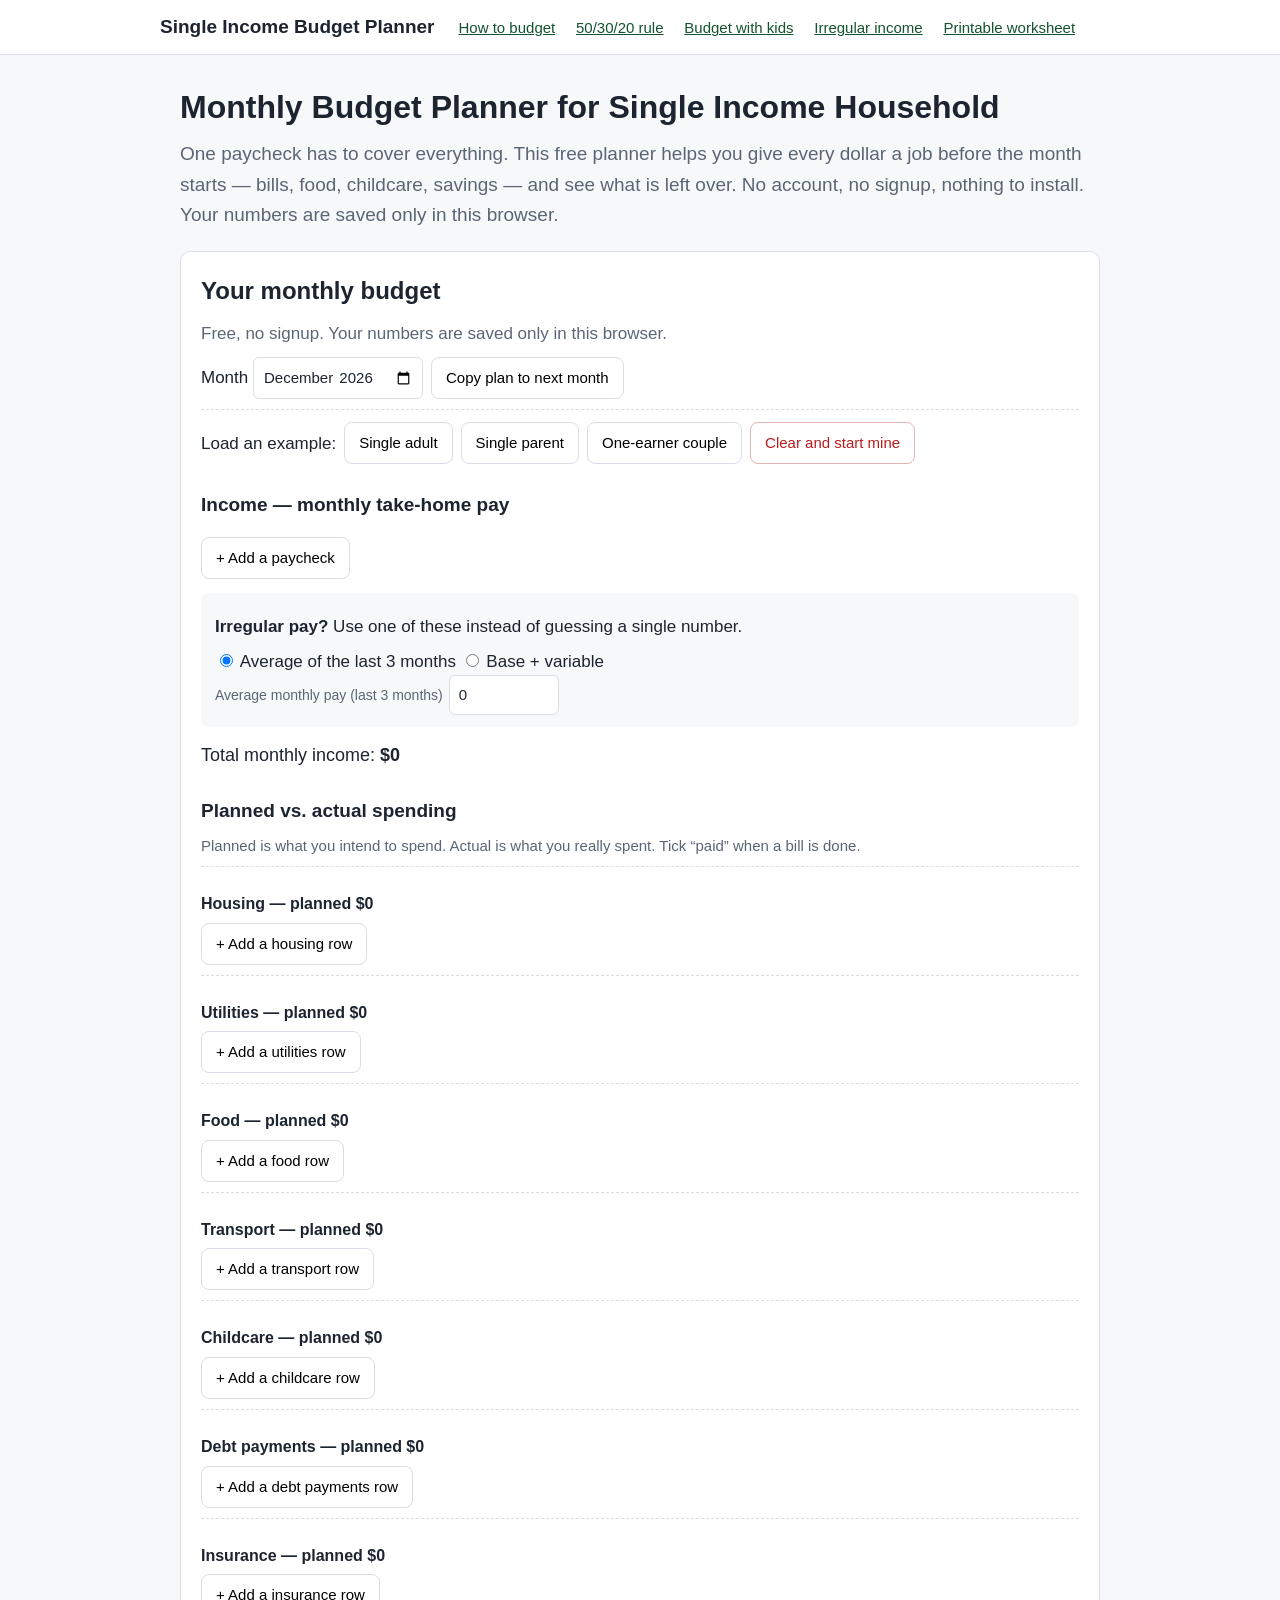
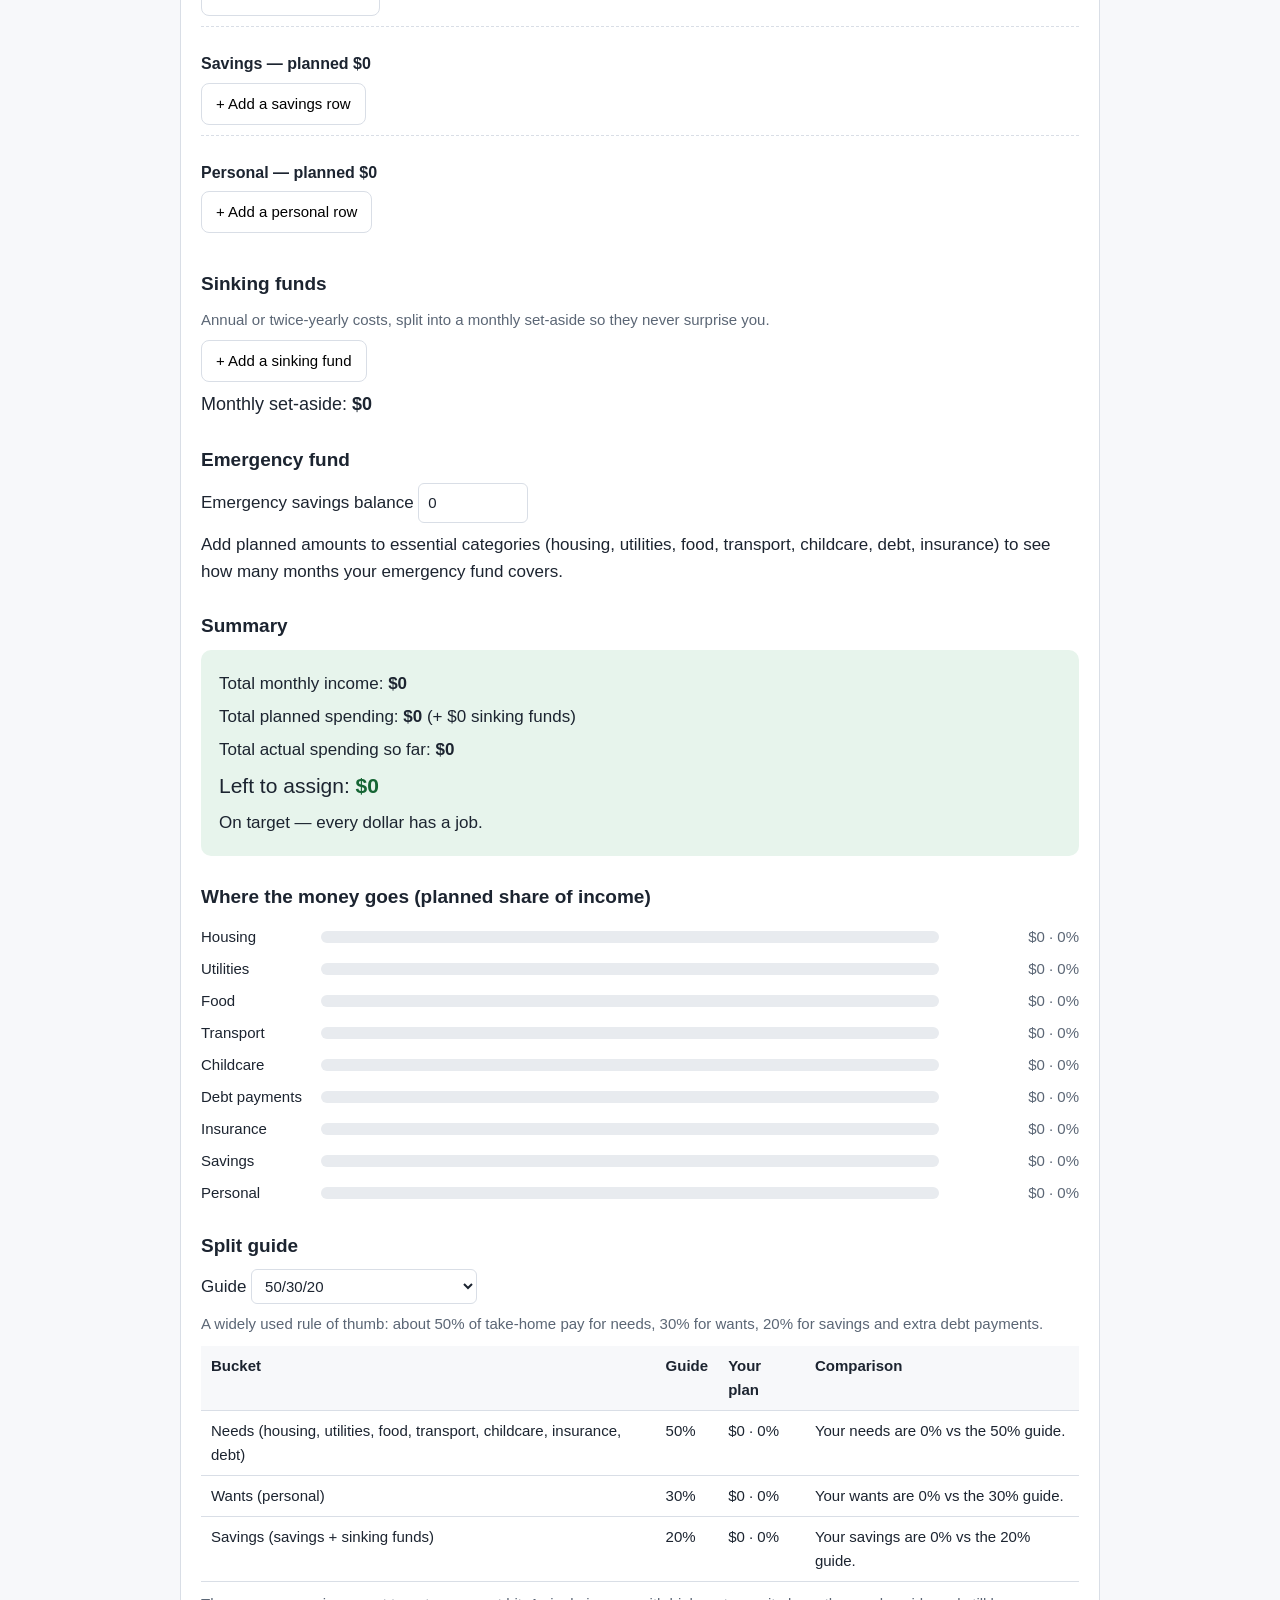
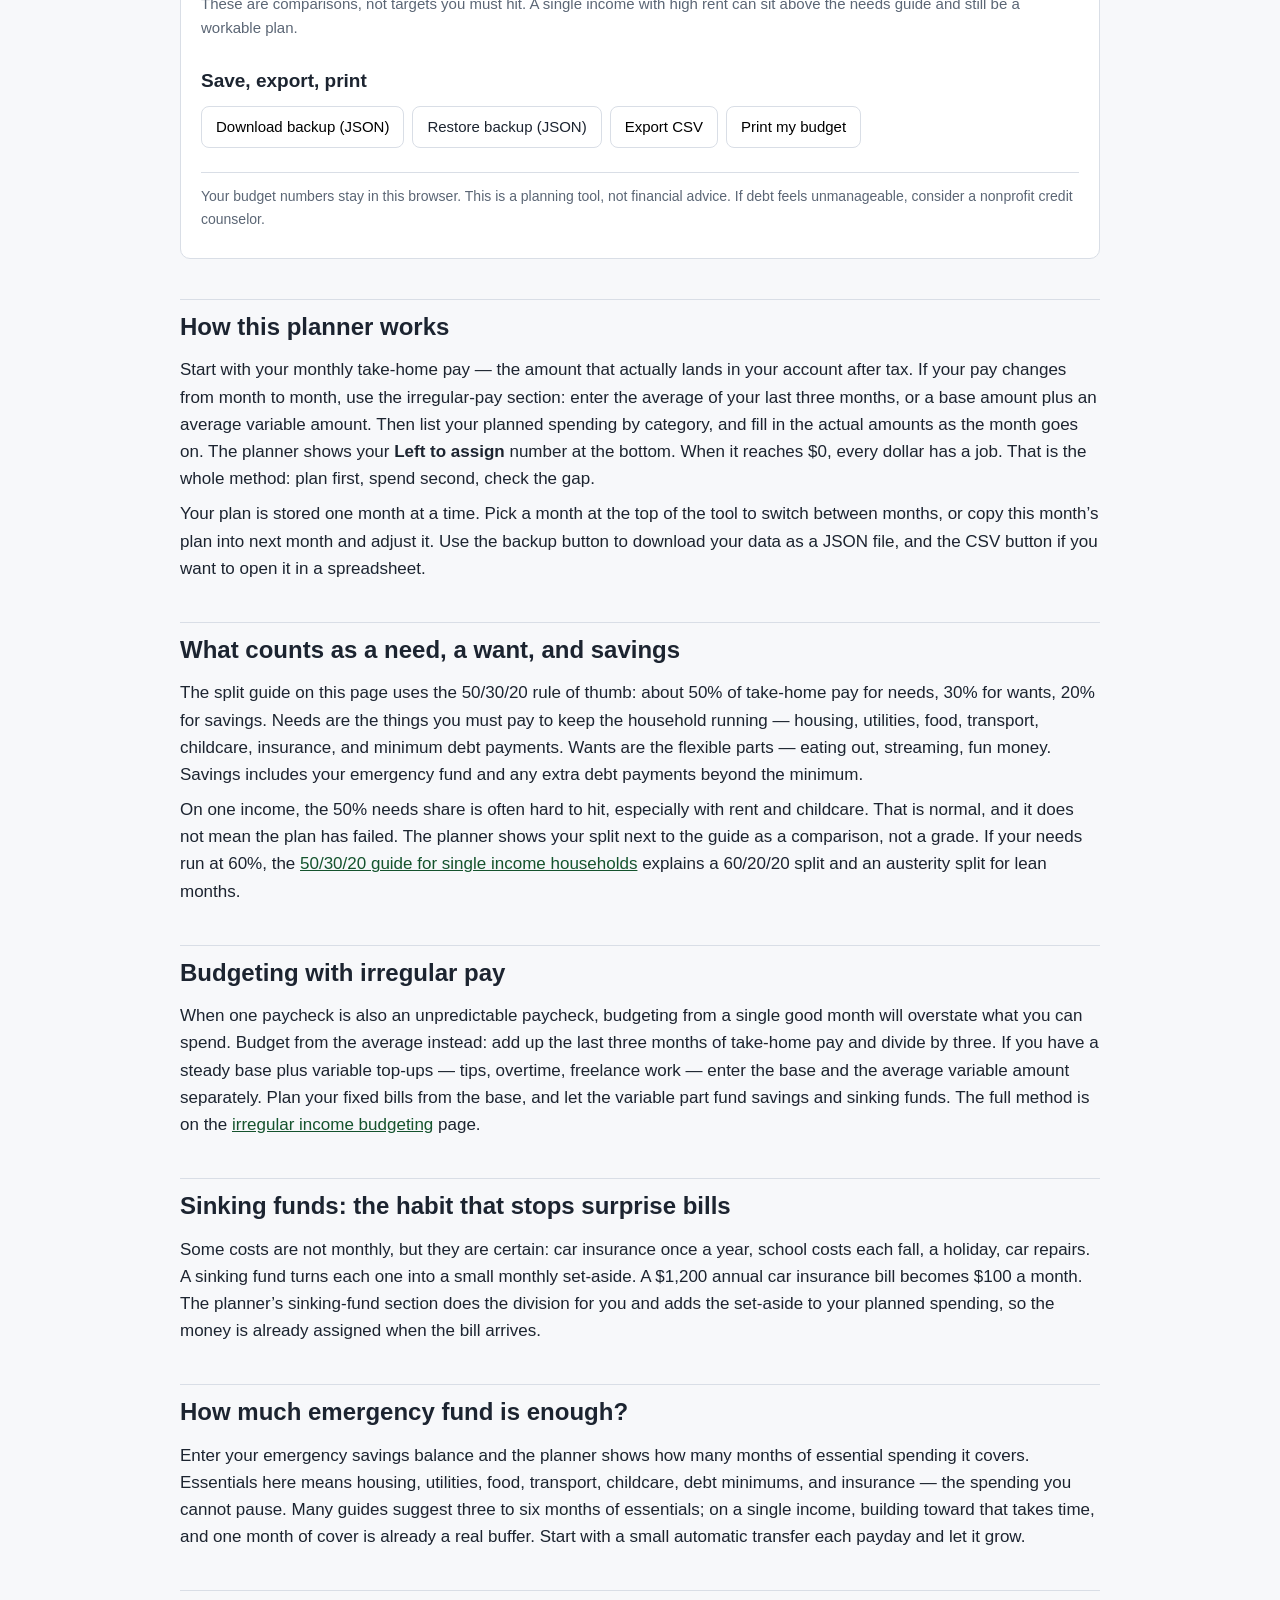
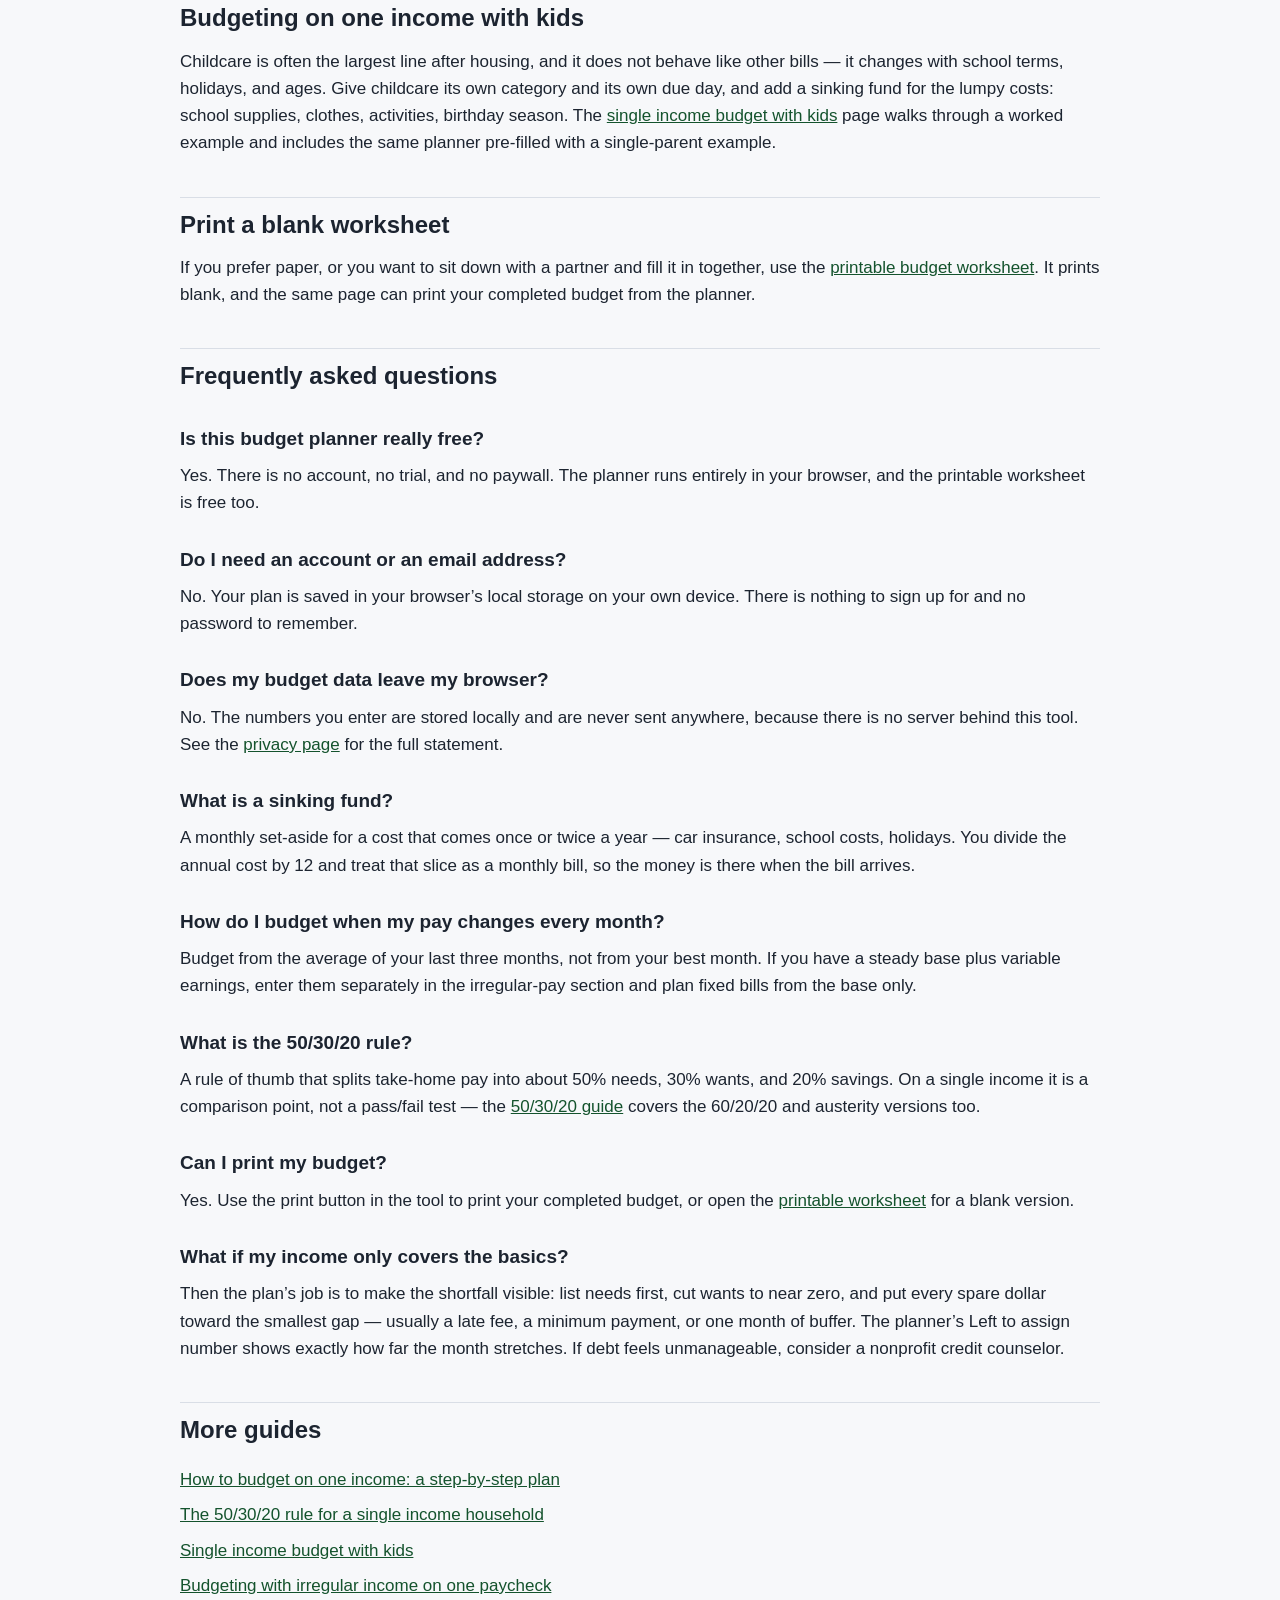
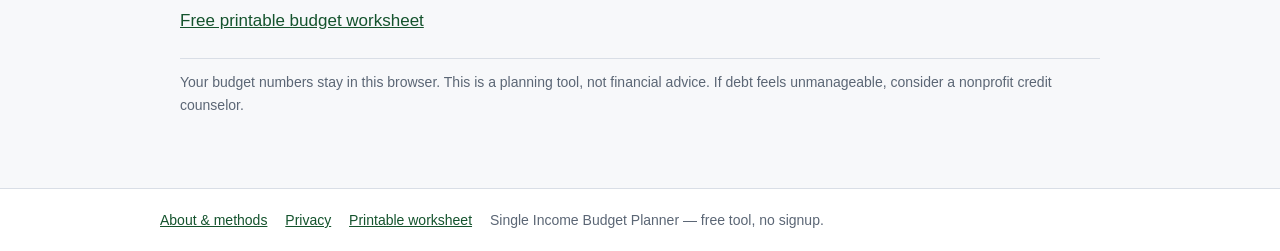
<file: index.html>
<!DOCTYPE html>
<html lang="en">
<head>
<meta charset="utf-8">
<meta name="viewport" content="width=device-width, initial-scale=1">
<title>Monthly Budget Planner for Single Income Household — Free Tool</title>
<meta name="description" content="A free, no-signup monthly budget planner for single income households. Plan one paycheck across bills, childcare and savings, track planned vs. actual spending, and print your budget. Your numbers stay in your browser.">
<meta name="google-site-verification" content="wMz2VDeMwD8R6yiCgJIqFD_wM2wSzrSEauzvCtzKHyw" />
<link rel="stylesheet" href="styles.css">
</head>
<body>
<header class="site-header">
  <div class="wrap">
    <a class="site-name" href="index.html">Single Income Budget Planner</a>
    <nav class="site-nav" aria-label="Main">
      <a href="how-to-budget-on-one-income.html">How to budget</a>
      <a href="50-30-20-rule-single-income.html">50/30/20 rule</a>
      <a href="single-income-budget-with-kids.html">Budget with kids</a>
      <a href="irregular-income-budgeting.html">Irregular income</a>
      <a href="printable-budget-worksheet.html">Printable worksheet</a>
    </nav>
  </div>
</header>

<main>
  <h1>Monthly Budget Planner for Single Income Household</h1>
  <p class="lede">One paycheck has to cover everything. This free planner helps you give every dollar a job before the month starts — bills, food, childcare, savings — and see what is left over. No account, no signup, nothing to install. Your numbers are saved only in this browser.</p>

  <div class="planner" data-preset=""></div>
  <noscript><p><strong>This planner needs JavaScript.</strong> Everything runs in your browser; nothing is sent to a server. Please enable JavaScript to use the tool, or print the <a href="printable-budget-worksheet.html">blank budget worksheet</a> and fill it in by hand.</p></noscript>

  <h2>How this planner works</h2>
  <p>Start with your monthly take-home pay — the amount that actually lands in your account after tax. If your pay changes from month to month, use the irregular-pay section: enter the average of your last three months, or a base amount plus an average variable amount. Then list your planned spending by category, and fill in the actual amounts as the month goes on. The planner shows your <strong>Left to assign</strong> number at the bottom. When it reaches $0, every dollar has a job. That is the whole method: plan first, spend second, check the gap.</p>
  <p>Your plan is stored one month at a time. Pick a month at the top of the tool to switch between months, or copy this month&rsquo;s plan into next month and adjust it. Use the backup button to download your data as a JSON file, and the CSV button if you want to open it in a spreadsheet.</p>

  <h2>What counts as a need, a want, and savings</h2>
  <p>The split guide on this page uses the 50/30/20 rule of thumb: about 50% of take-home pay for needs, 30% for wants, 20% for savings. Needs are the things you must pay to keep the household running — housing, utilities, food, transport, childcare, insurance, and minimum debt payments. Wants are the flexible parts — eating out, streaming, fun money. Savings includes your emergency fund and any extra debt payments beyond the minimum.</p>
  <p>On one income, the 50% needs share is often hard to hit, especially with rent and childcare. That is normal, and it does not mean the plan has failed. The planner shows your split next to the guide as a comparison, not a grade. If your needs run at 60%, the <a href="50-30-20-rule-single-income.html">50/30/20 guide for single income households</a> explains a 60/20/20 split and an austerity split for lean months.</p>

  <h2>Budgeting with irregular pay</h2>
  <p>When one paycheck is also an unpredictable paycheck, budgeting from a single good month will overstate what you can spend. Budget from the average instead: add up the last three months of take-home pay and divide by three. If you have a steady base plus variable top-ups — tips, overtime, freelance work — enter the base and the average variable amount separately. Plan your fixed bills from the base, and let the variable part fund savings and sinking funds. The full method is on the <a href="irregular-income-budgeting.html">irregular income budgeting</a> page.</p>

  <h2>Sinking funds: the habit that stops surprise bills</h2>
  <p>Some costs are not monthly, but they are certain: car insurance once a year, school costs each fall, a holiday, car repairs. A sinking fund turns each one into a small monthly set-aside. A $1,200 annual car insurance bill becomes $100 a month. The planner&rsquo;s sinking-fund section does the division for you and adds the set-aside to your planned spending, so the money is already assigned when the bill arrives.</p>

  <h2>How much emergency fund is enough?</h2>
  <p>Enter your emergency savings balance and the planner shows how many months of essential spending it covers. Essentials here means housing, utilities, food, transport, childcare, debt minimums, and insurance — the spending you cannot pause. Many guides suggest three to six months of essentials; on a single income, building toward that takes time, and one month of cover is already a real buffer. Start with a small automatic transfer each payday and let it grow.</p>

  <h2>Budgeting on one income with kids</h2>
  <p>Childcare is often the largest line after housing, and it does not behave like other bills — it changes with school terms, holidays, and ages. Give childcare its own category and its own due day, and add a sinking fund for the lumpy costs: school supplies, clothes, activities, birthday season. The <a href="single-income-budget-with-kids.html">single income budget with kids</a> page walks through a worked example and includes the same planner pre-filled with a single-parent example.</p>

  <h2>Print a blank worksheet</h2>
  <p>If you prefer paper, or you want to sit down with a partner and fill it in together, use the <a href="printable-budget-worksheet.html">printable budget worksheet</a>. It prints blank, and the same page can print your completed budget from the planner.</p>

  <h2>Frequently asked questions</h2>
  <div class="faq-item">
    <h3>Is this budget planner really free?</h3>
    <p>Yes. There is no account, no trial, and no paywall. The planner runs entirely in your browser, and the printable worksheet is free too.</p>
  </div>
  <div class="faq-item">
    <h3>Do I need an account or an email address?</h3>
    <p>No. Your plan is saved in your browser&rsquo;s local storage on your own device. There is nothing to sign up for and no password to remember.</p>
  </div>
  <div class="faq-item">
    <h3>Does my budget data leave my browser?</h3>
    <p>No. The numbers you enter are stored locally and are never sent anywhere, because there is no server behind this tool. See the <a href="privacy.html">privacy page</a> for the full statement.</p>
  </div>
  <div class="faq-item">
    <h3>What is a sinking fund?</h3>
    <p>A monthly set-aside for a cost that comes once or twice a year — car insurance, school costs, holidays. You divide the annual cost by 12 and treat that slice as a monthly bill, so the money is there when the bill arrives.</p>
  </div>
  <div class="faq-item">
    <h3>How do I budget when my pay changes every month?</h3>
    <p>Budget from the average of your last three months, not from your best month. If you have a steady base plus variable earnings, enter them separately in the irregular-pay section and plan fixed bills from the base only.</p>
  </div>
  <div class="faq-item">
    <h3>What is the 50/30/20 rule?</h3>
    <p>A rule of thumb that splits take-home pay into about 50% needs, 30% wants, and 20% savings. On a single income it is a comparison point, not a pass/fail test — the <a href="50-30-20-rule-single-income.html">50/30/20 guide</a> covers the 60/20/20 and austerity versions too.</p>
  </div>
  <div class="faq-item">
    <h3>Can I print my budget?</h3>
    <p>Yes. Use the print button in the tool to print your completed budget, or open the <a href="printable-budget-worksheet.html">printable worksheet</a> for a blank version.</p>
  </div>
  <div class="faq-item">
    <h3>What if my income only covers the basics?</h3>
    <p>Then the plan&rsquo;s job is to make the shortfall visible: list needs first, cut wants to near zero, and put every spare dollar toward the smallest gap — usually a late fee, a minimum payment, or one month of buffer. The planner&rsquo;s Left to assign number shows exactly how far the month stretches. If debt feels unmanageable, consider a nonprofit credit counselor.</p>
  </div>

  <h2>More guides</h2>
  <ul class="guide-links">
    <li><a href="how-to-budget-on-one-income.html">How to budget on one income: a step-by-step plan</a></li>
    <li><a href="50-30-20-rule-single-income.html">The 50/30/20 rule for a single income household</a></li>
    <li><a href="single-income-budget-with-kids.html">Single income budget with kids</a></li>
    <li><a href="irregular-income-budgeting.html">Budgeting with irregular income on one paycheck</a></li>
    <li><a href="printable-budget-worksheet.html">Free printable budget worksheet</a></li>
  </ul>

  <p class="p-disclaimer">Your budget numbers stay in this browser. This is a planning tool, not financial advice. If debt feels unmanageable, consider a nonprofit credit counselor.</p>
</main>

<footer class="site-footer">
  <div class="wrap">
    <a href="about.html">About &amp; methods</a>
    <a href="privacy.html">Privacy</a>
    <a href="printable-budget-worksheet.html">Printable worksheet</a>
    <span>Single Income Budget Planner — free tool, no signup.</span>
  </div>
</footer>
<script src="app.js"></script>
</body>
</html>
</file>
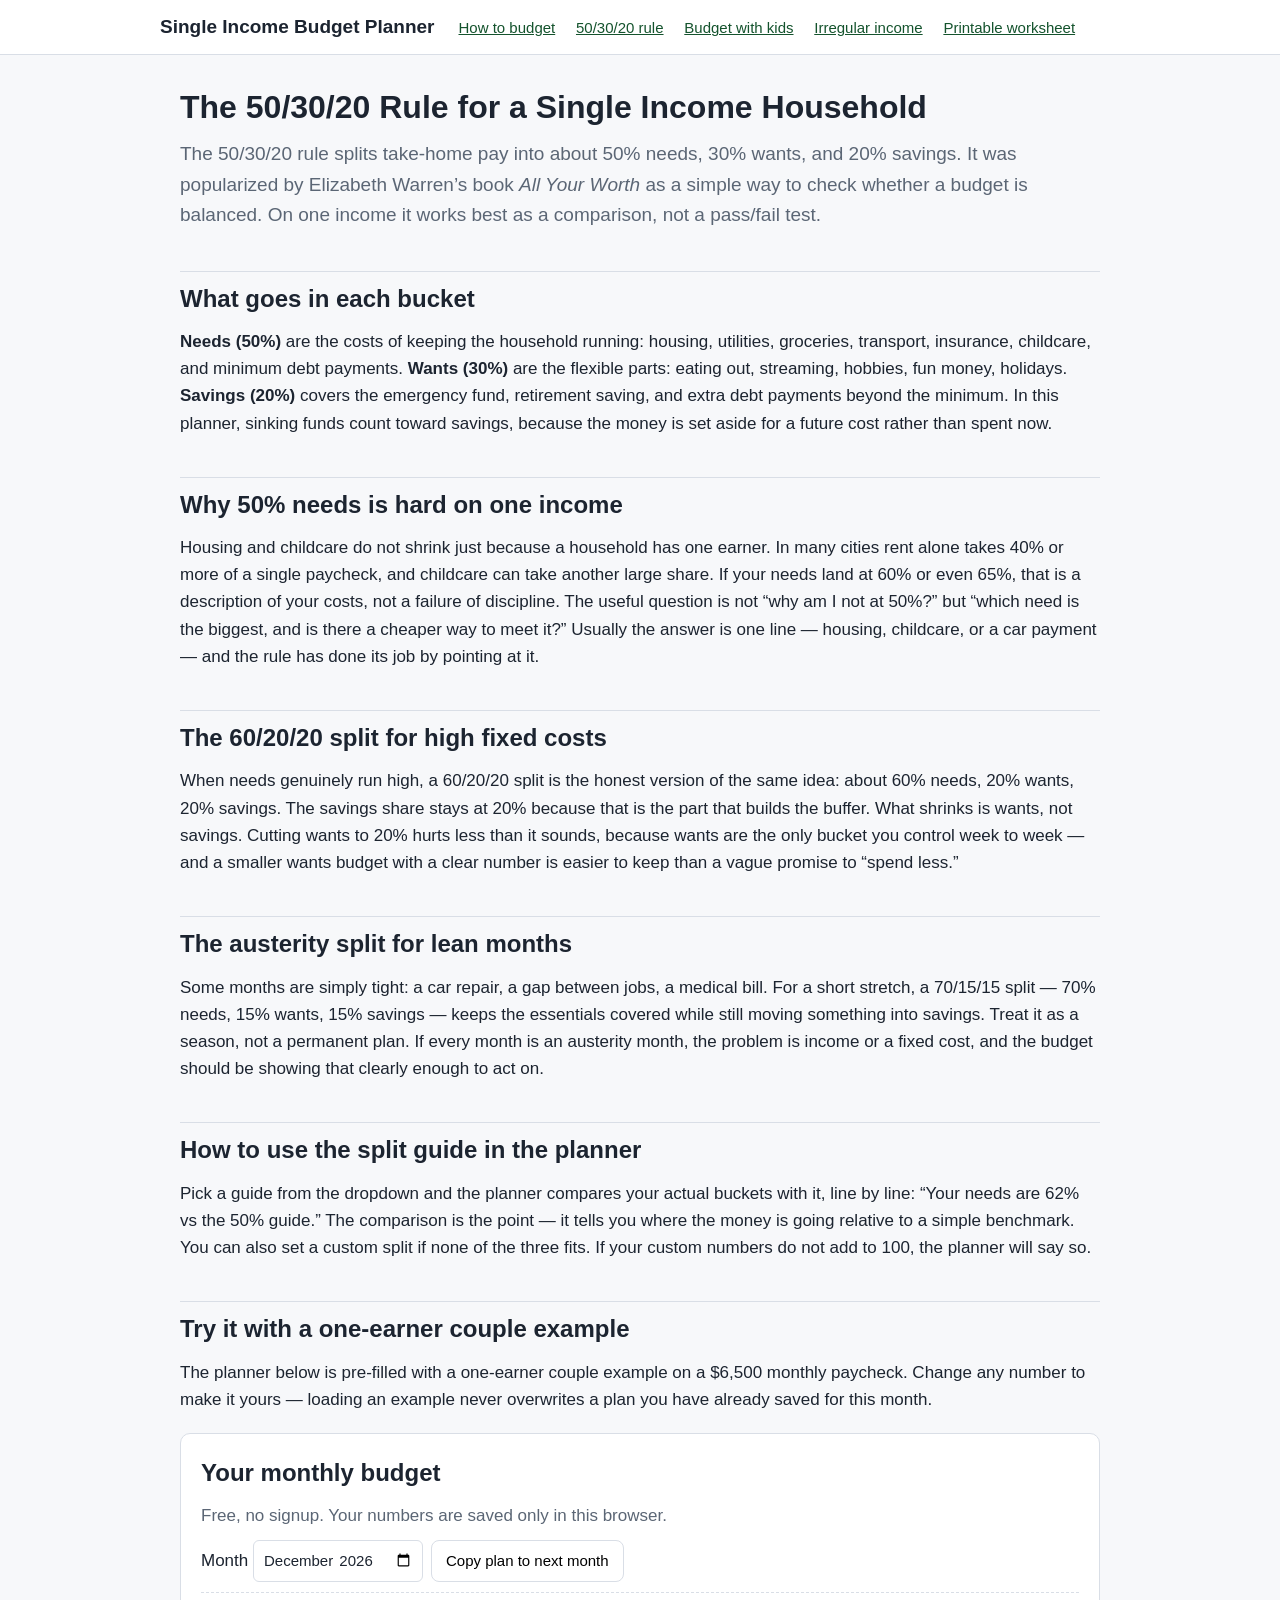
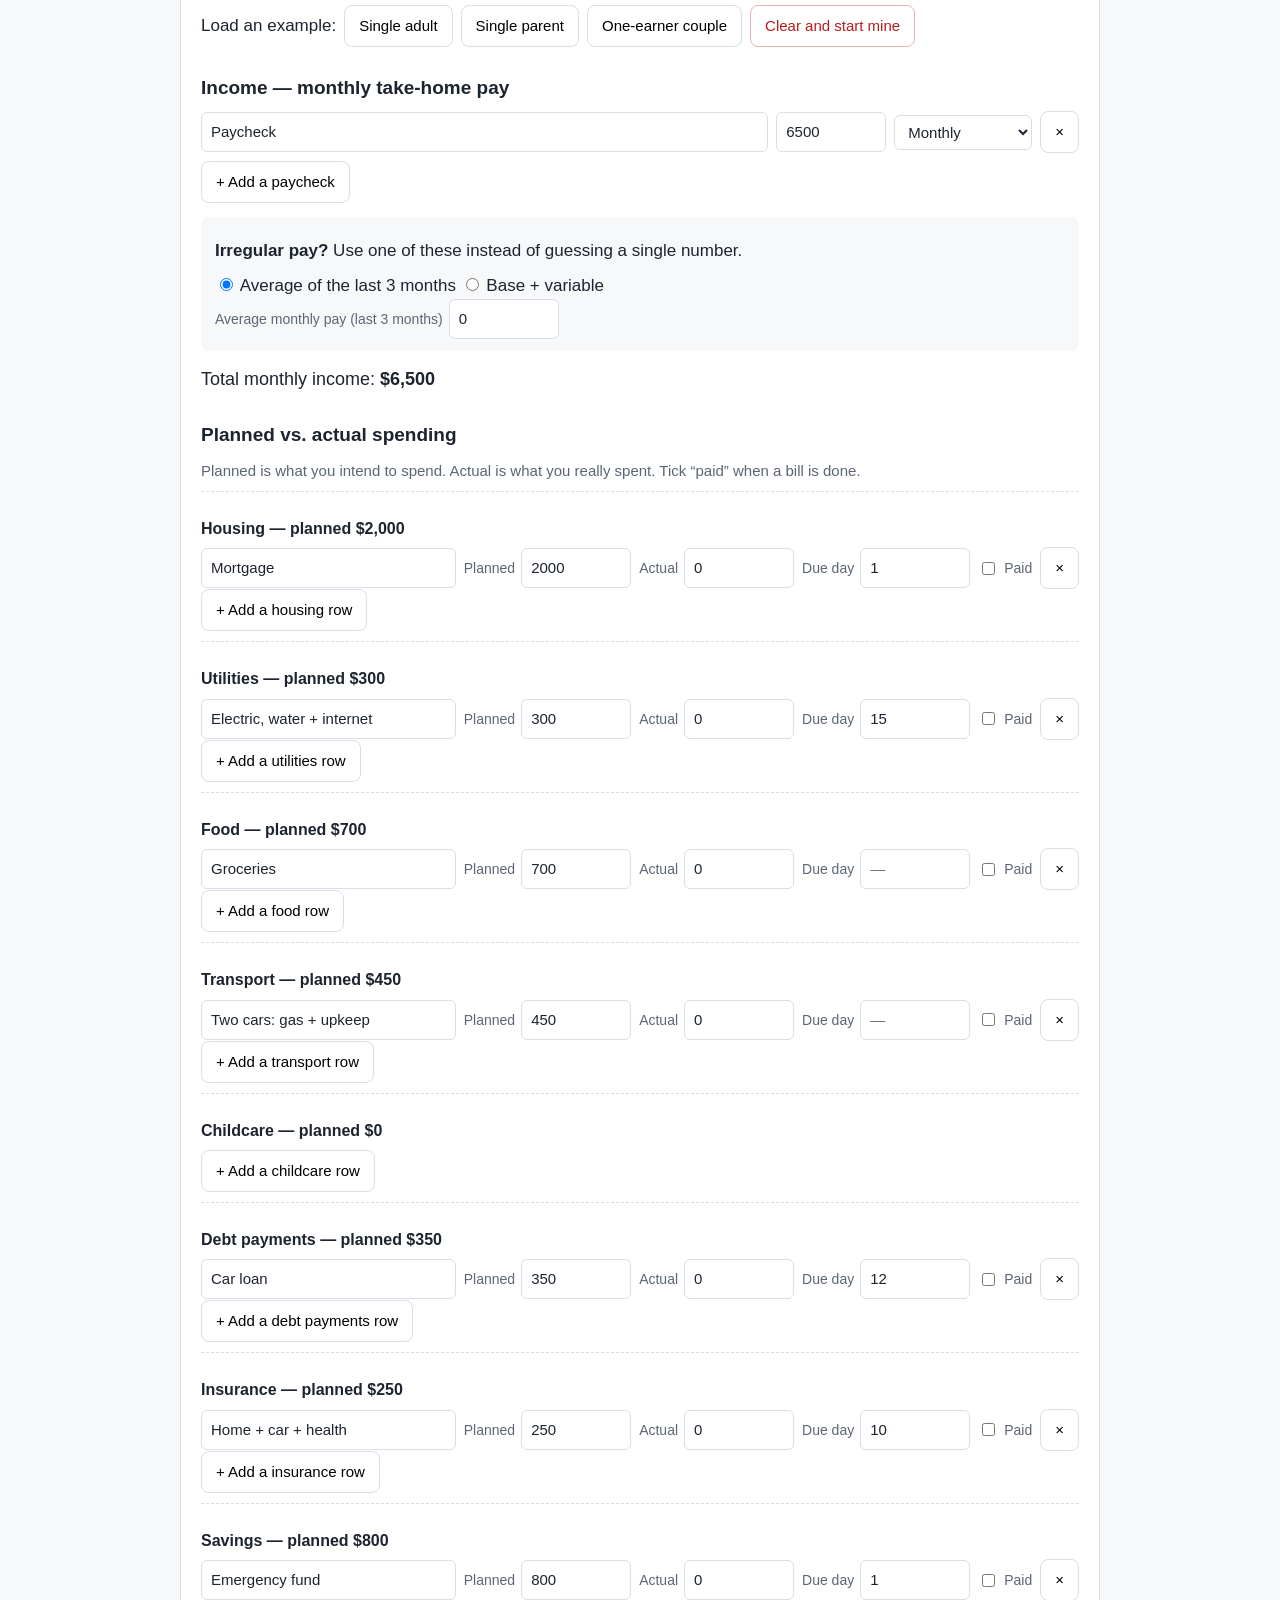
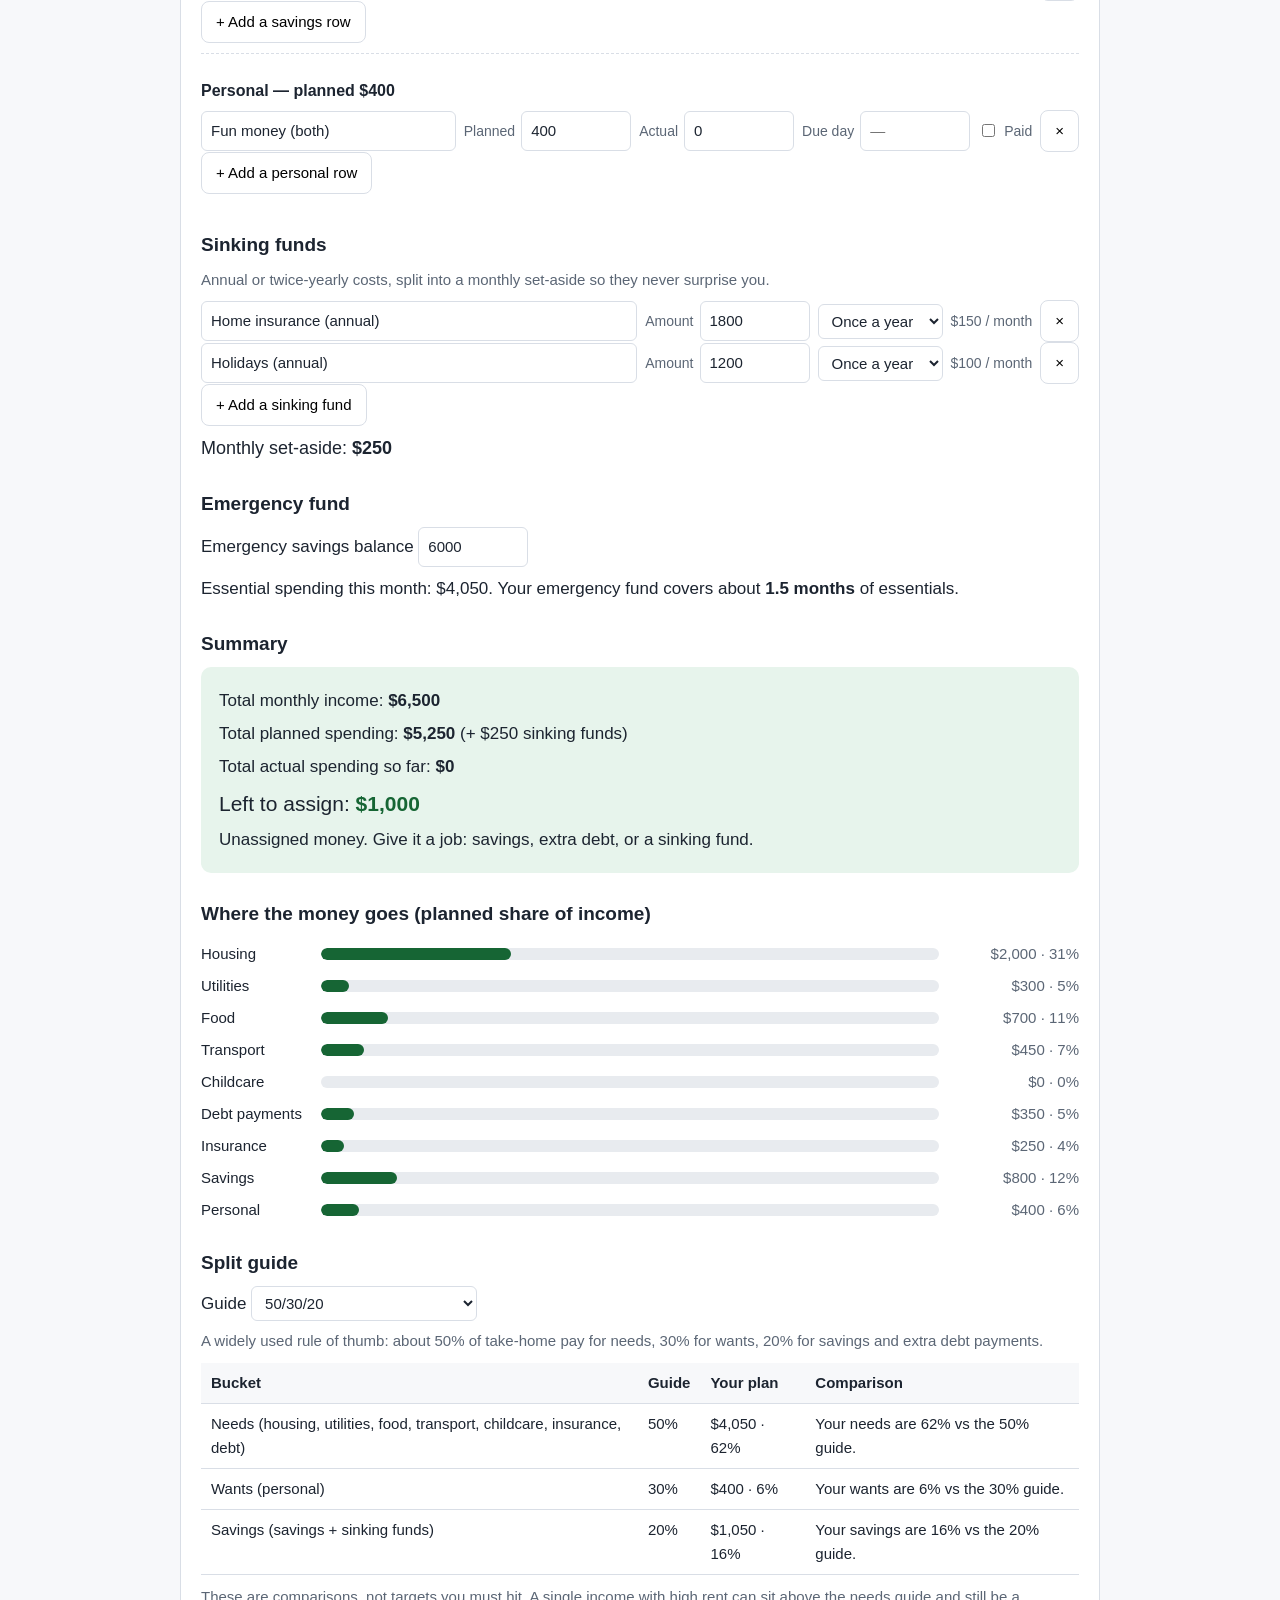
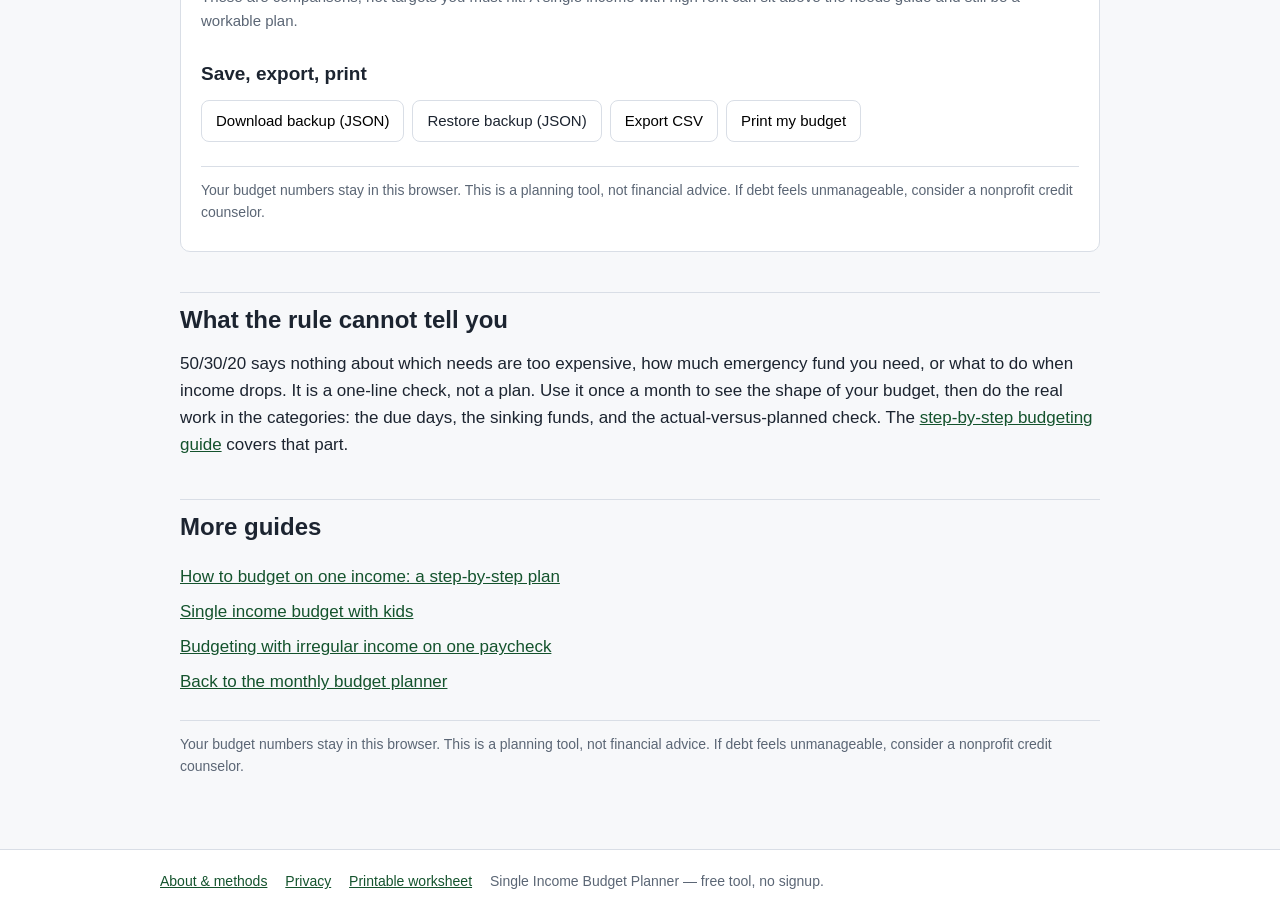
<file: 50-30-20-rule-single-income.html>
<!DOCTYPE html>
<html lang="en">
<head>
<meta charset="utf-8">
<meta name="viewport" content="width=device-width, initial-scale=1">
<title>The 50/30/20 Rule for a Single Income Household</title>
<meta name="description" content="How the 50/30/20 rule works on one income, when to use the 60/20/20 split instead, and what an austerity split looks like for lean months. Includes a free planner with a one-earner couple example.">
<link rel="stylesheet" href="styles.css">
</head>
<body>
<header class="site-header">
  <div class="wrap">
    <a class="site-name" href="index.html">Single Income Budget Planner</a>
    <nav class="site-nav" aria-label="Main">
      <a href="how-to-budget-on-one-income.html">How to budget</a>
      <a href="50-30-20-rule-single-income.html">50/30/20 rule</a>
      <a href="single-income-budget-with-kids.html">Budget with kids</a>
      <a href="irregular-income-budgeting.html">Irregular income</a>
      <a href="printable-budget-worksheet.html">Printable worksheet</a>
    </nav>
  </div>
</header>

<main>
  <h1>The 50/30/20 Rule for a Single Income Household</h1>
  <p class="lede">The 50/30/20 rule splits take-home pay into about 50% needs, 30% wants, and 20% savings. It was popularized by Elizabeth Warren&rsquo;s book <em>All Your Worth</em> as a simple way to check whether a budget is balanced. On one income it works best as a comparison, not a pass/fail test.</p>

  <h2>What goes in each bucket</h2>
  <p><strong>Needs (50%)</strong> are the costs of keeping the household running: housing, utilities, groceries, transport, insurance, childcare, and minimum debt payments. <strong>Wants (30%)</strong> are the flexible parts: eating out, streaming, hobbies, fun money, holidays. <strong>Savings (20%)</strong> covers the emergency fund, retirement saving, and extra debt payments beyond the minimum. In this planner, sinking funds count toward savings, because the money is set aside for a future cost rather than spent now.</p>

  <h2>Why 50% needs is hard on one income</h2>
  <p>Housing and childcare do not shrink just because a household has one earner. In many cities rent alone takes 40% or more of a single paycheck, and childcare can take another large share. If your needs land at 60% or even 65%, that is a description of your costs, not a failure of discipline. The useful question is not &ldquo;why am I not at 50%?&rdquo; but &ldquo;which need is the biggest, and is there a cheaper way to meet it?&rdquo; Usually the answer is one line — housing, childcare, or a car payment — and the rule has done its job by pointing at it.</p>

  <h2>The 60/20/20 split for high fixed costs</h2>
  <p>When needs genuinely run high, a 60/20/20 split is the honest version of the same idea: about 60% needs, 20% wants, 20% savings. The savings share stays at 20% because that is the part that builds the buffer. What shrinks is wants, not savings. Cutting wants to 20% hurts less than it sounds, because wants are the only bucket you control week to week — and a smaller wants budget with a clear number is easier to keep than a vague promise to &ldquo;spend less.&rdquo;</p>

  <h2>The austerity split for lean months</h2>
  <p>Some months are simply tight: a car repair, a gap between jobs, a medical bill. For a short stretch, a 70/15/15 split — 70% needs, 15% wants, 15% savings — keeps the essentials covered while still moving something into savings. Treat it as a season, not a permanent plan. If every month is an austerity month, the problem is income or a fixed cost, and the budget should be showing that clearly enough to act on.</p>

  <h2>How to use the split guide in the planner</h2>
  <p>Pick a guide from the dropdown and the planner compares your actual buckets with it, line by line: &ldquo;Your needs are 62% vs the 50% guide.&rdquo; The comparison is the point — it tells you where the money is going relative to a simple benchmark. You can also set a custom split if none of the three fits. If your custom numbers do not add to 100, the planner will say so.</p>

  <h2>Try it with a one-earner couple example</h2>
  <p>The planner below is pre-filled with a one-earner couple example on a $6,500 monthly paycheck. Change any number to make it yours — loading an example never overwrites a plan you have already saved for this month.</p>
  <div class="planner" data-preset="one-earner-couple"></div>
  <noscript><p><strong>This planner needs JavaScript.</strong> Please enable JavaScript to use the tool, or print the <a href="printable-budget-worksheet.html">blank budget worksheet</a> and fill it in by hand.</p></noscript>

  <h2>What the rule cannot tell you</h2>
  <p>50/30/20 says nothing about which needs are too expensive, how much emergency fund you need, or what to do when income drops. It is a one-line check, not a plan. Use it once a month to see the shape of your budget, then do the real work in the categories: the due days, the sinking funds, and the actual-versus-planned check. The <a href="how-to-budget-on-one-income.html">step-by-step budgeting guide</a> covers that part.</p>

  <h2>More guides</h2>
  <ul class="guide-links">
    <li><a href="how-to-budget-on-one-income.html">How to budget on one income: a step-by-step plan</a></li>
    <li><a href="single-income-budget-with-kids.html">Single income budget with kids</a></li>
    <li><a href="irregular-income-budgeting.html">Budgeting with irregular income on one paycheck</a></li>
    <li><a href="index.html">Back to the monthly budget planner</a></li>
  </ul>

  <p class="p-disclaimer">Your budget numbers stay in this browser. This is a planning tool, not financial advice. If debt feels unmanageable, consider a nonprofit credit counselor.</p>
</main>

<footer class="site-footer">
  <div class="wrap">
    <a href="about.html">About &amp; methods</a>
    <a href="privacy.html">Privacy</a>
    <a href="printable-budget-worksheet.html">Printable worksheet</a>
    <span>Single Income Budget Planner — free tool, no signup.</span>
  </div>
</footer>
<script src="app.js"></script>
</body>
</html>
</file>
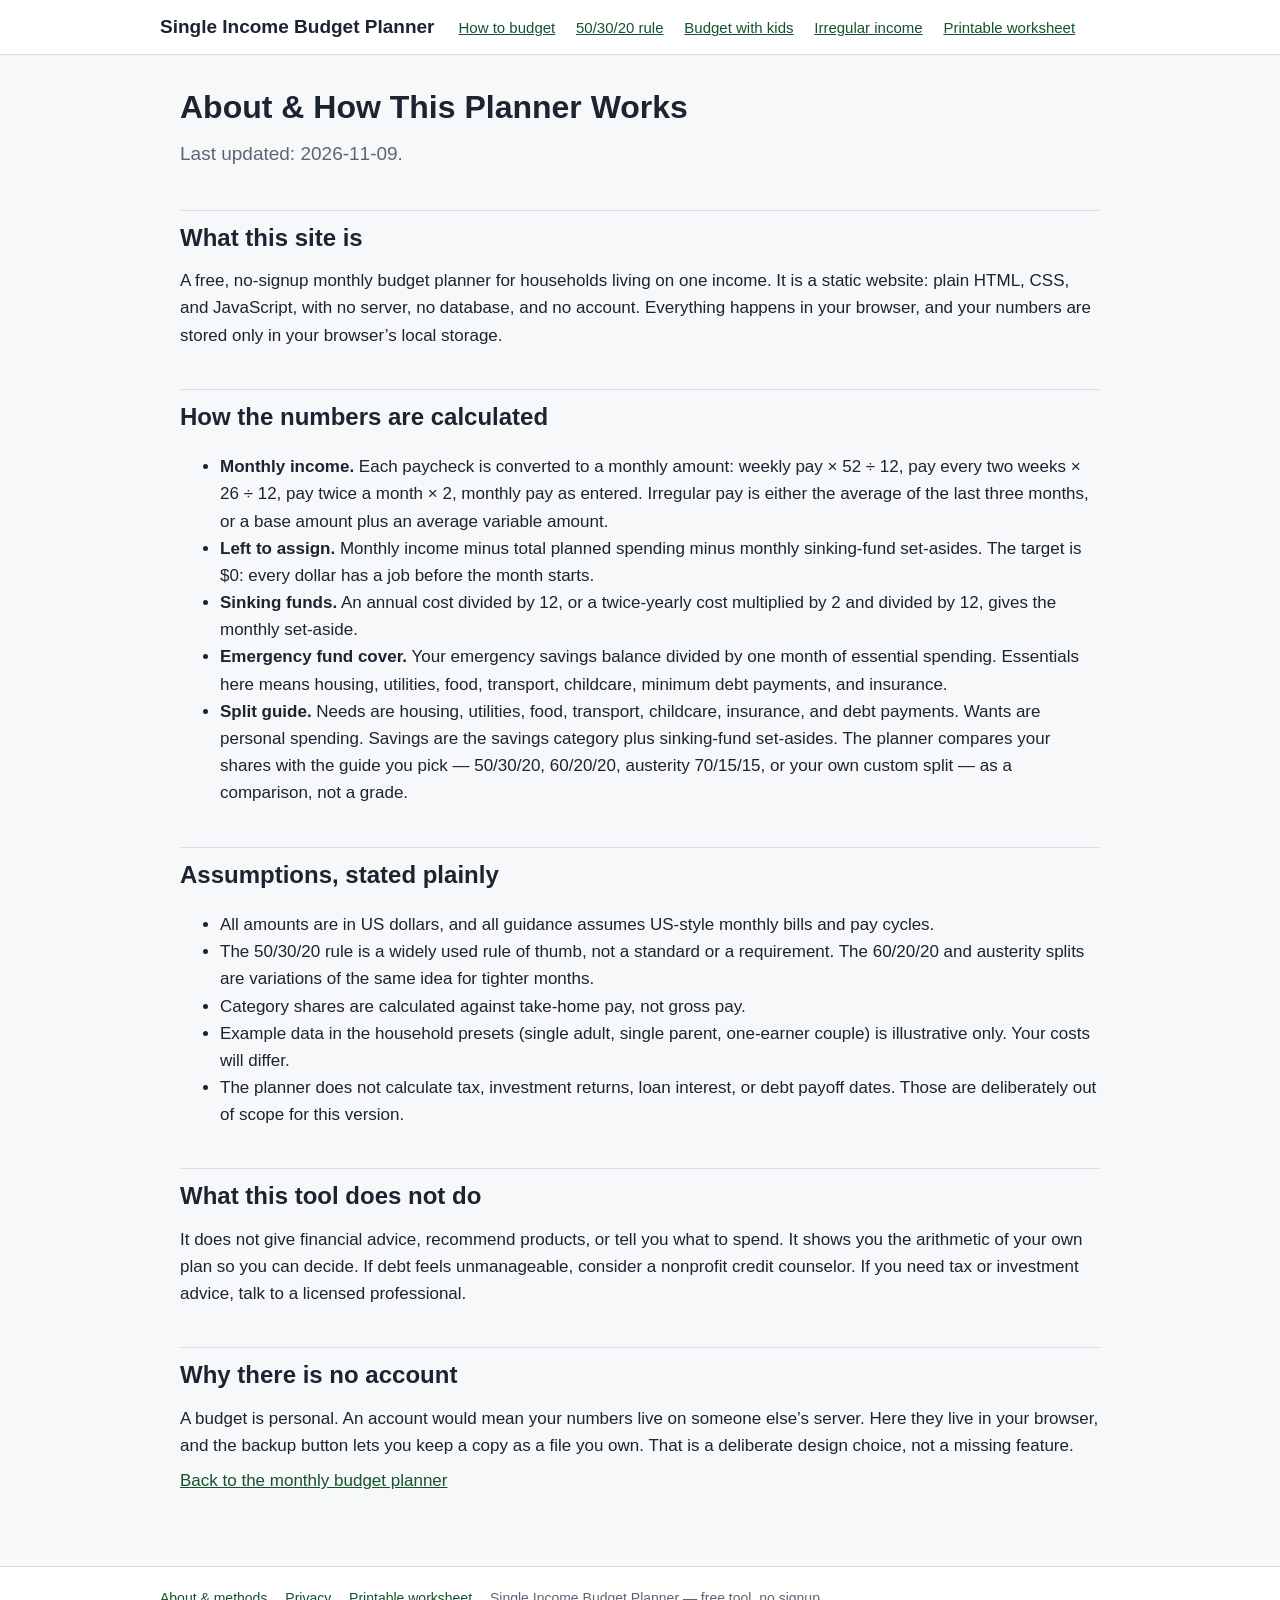
<file: about.html>
<!DOCTYPE html>
<html lang="en">
<head>
<meta charset="utf-8">
<meta name="viewport" content="width=device-width, initial-scale=1">
<title>About &amp; How This Planner Works</title>
<meta name="description" content="How the Single Income Budget Planner works: methods, assumptions, and what it does not do. A free, client-side monthly budget tool for single income households.">
<link rel="stylesheet" href="styles.css">
</head>
<body>
<header class="site-header">
  <div class="wrap">
    <a class="site-name" href="index.html">Single Income Budget Planner</a>
    <nav class="site-nav" aria-label="Main">
      <a href="how-to-budget-on-one-income.html">How to budget</a>
      <a href="50-30-20-rule-single-income.html">50/30/20 rule</a>
      <a href="single-income-budget-with-kids.html">Budget with kids</a>
      <a href="irregular-income-budgeting.html">Irregular income</a>
      <a href="printable-budget-worksheet.html">Printable worksheet</a>
    </nav>
  </div>
</header>

<main>
  <h1>About &amp; How This Planner Works</h1>
  <p class="lede">Last updated: 2026-11-09.</p>

  <h2>What this site is</h2>
  <p>A free, no-signup monthly budget planner for households living on one income. It is a static website: plain HTML, CSS, and JavaScript, with no server, no database, and no account. Everything happens in your browser, and your numbers are stored only in your browser&rsquo;s local storage.</p>

  <h2>How the numbers are calculated</h2>
  <ul>
    <li><strong>Monthly income.</strong> Each paycheck is converted to a monthly amount: weekly pay × 52 ÷ 12, pay every two weeks × 26 ÷ 12, pay twice a month × 2, monthly pay as entered. Irregular pay is either the average of the last three months, or a base amount plus an average variable amount.</li>
    <li><strong>Left to assign.</strong> Monthly income minus total planned spending minus monthly sinking-fund set-asides. The target is $0: every dollar has a job before the month starts.</li>
    <li><strong>Sinking funds.</strong> An annual cost divided by 12, or a twice-yearly cost multiplied by 2 and divided by 12, gives the monthly set-aside.</li>
    <li><strong>Emergency fund cover.</strong> Your emergency savings balance divided by one month of essential spending. Essentials here means housing, utilities, food, transport, childcare, minimum debt payments, and insurance.</li>
    <li><strong>Split guide.</strong> Needs are housing, utilities, food, transport, childcare, insurance, and debt payments. Wants are personal spending. Savings are the savings category plus sinking-fund set-asides. The planner compares your shares with the guide you pick — 50/30/20, 60/20/20, austerity 70/15/15, or your own custom split — as a comparison, not a grade.</li>
  </ul>

  <h2>Assumptions, stated plainly</h2>
  <ul>
    <li>All amounts are in US dollars, and all guidance assumes US-style monthly bills and pay cycles.</li>
    <li>The 50/30/20 rule is a widely used rule of thumb, not a standard or a requirement. The 60/20/20 and austerity splits are variations of the same idea for tighter months.</li>
    <li>Category shares are calculated against take-home pay, not gross pay.</li>
    <li>Example data in the household presets (single adult, single parent, one-earner couple) is illustrative only. Your costs will differ.</li>
    <li>The planner does not calculate tax, investment returns, loan interest, or debt payoff dates. Those are deliberately out of scope for this version.</li>
  </ul>

  <h2>What this tool does not do</h2>
  <p>It does not give financial advice, recommend products, or tell you what to spend. It shows you the arithmetic of your own plan so you can decide. If debt feels unmanageable, consider a nonprofit credit counselor. If you need tax or investment advice, talk to a licensed professional.</p>

  <h2>Why there is no account</h2>
  <p>A budget is personal. An account would mean your numbers live on someone else&rsquo;s server. Here they live in your browser, and the backup button lets you keep a copy as a file you own. That is a deliberate design choice, not a missing feature.</p>

  <p><a href="index.html">Back to the monthly budget planner</a></p>
</main>

<footer class="site-footer">
  <div class="wrap">
    <a href="about.html">About &amp; methods</a>
    <a href="privacy.html">Privacy</a>
    <a href="printable-budget-worksheet.html">Printable worksheet</a>
    <span>Single Income Budget Planner — free tool, no signup.</span>
  </div>
</footer>
</body>
</html>
</file>
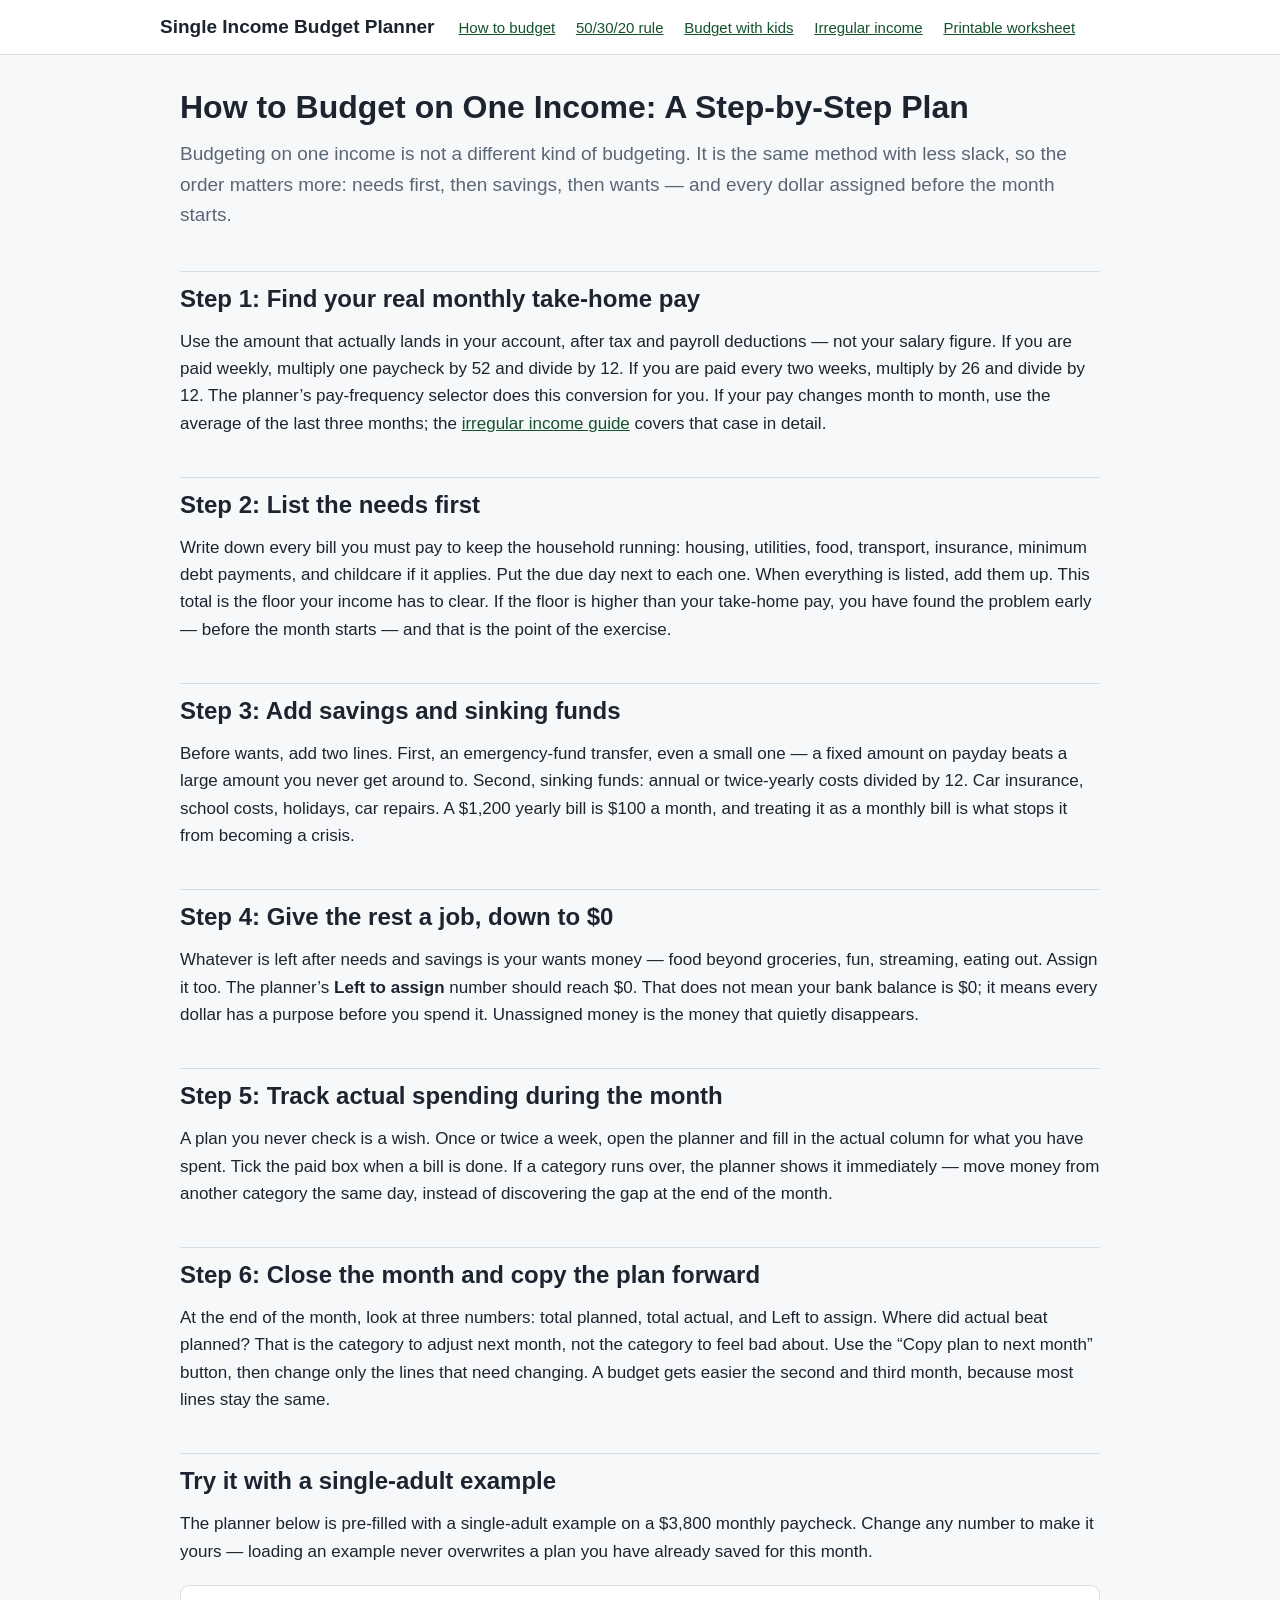
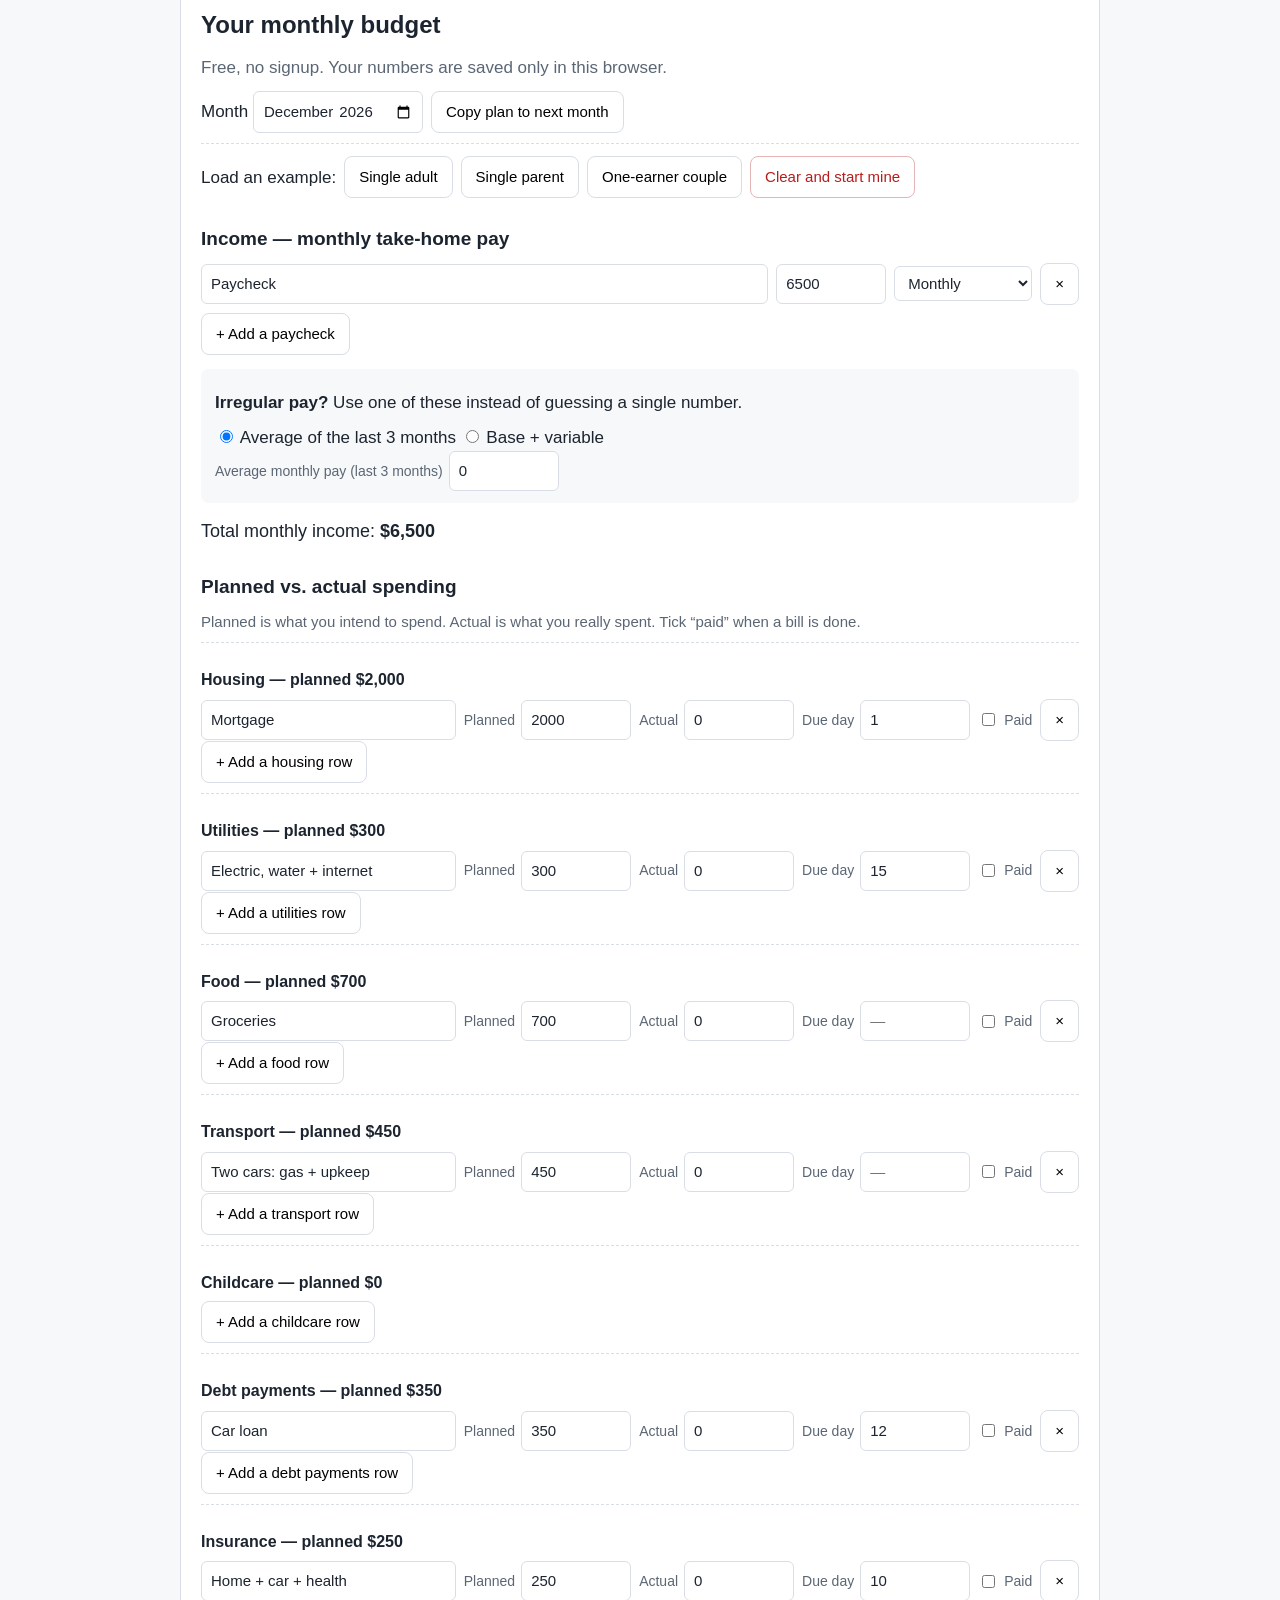
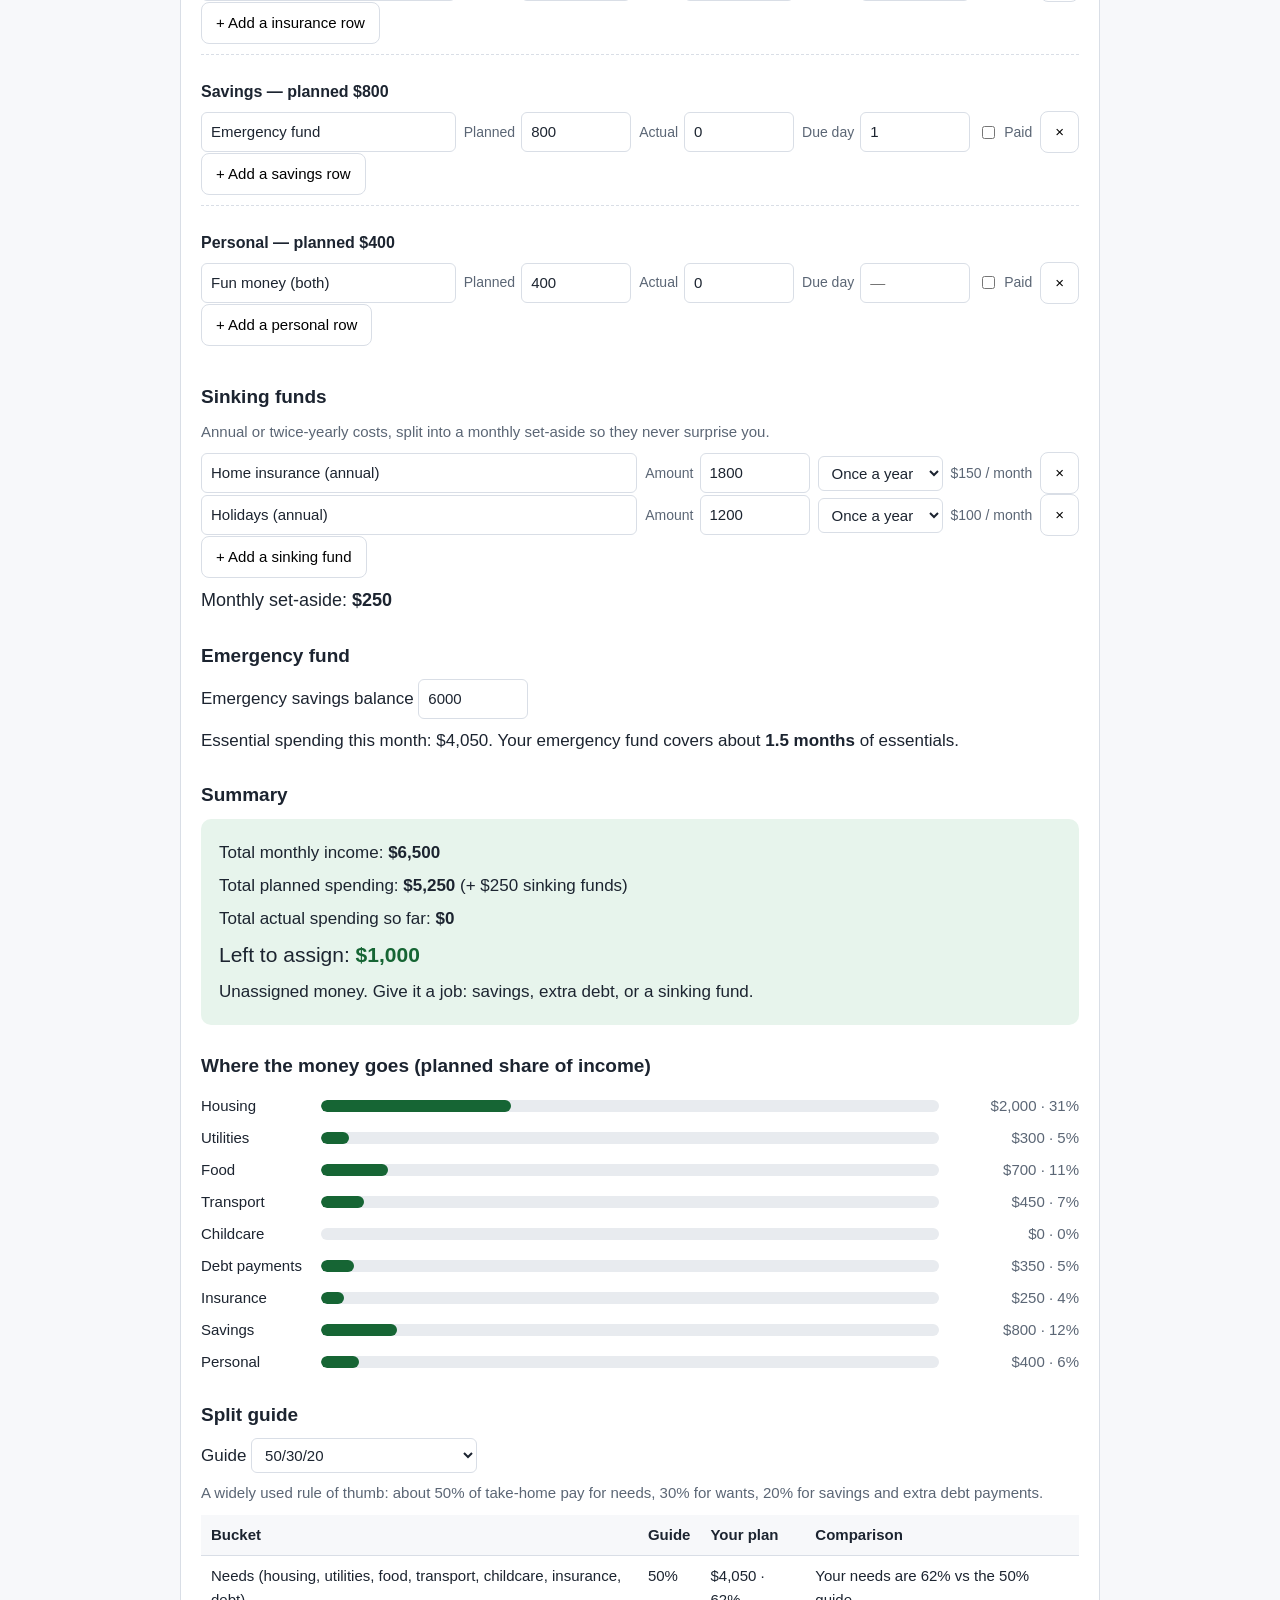
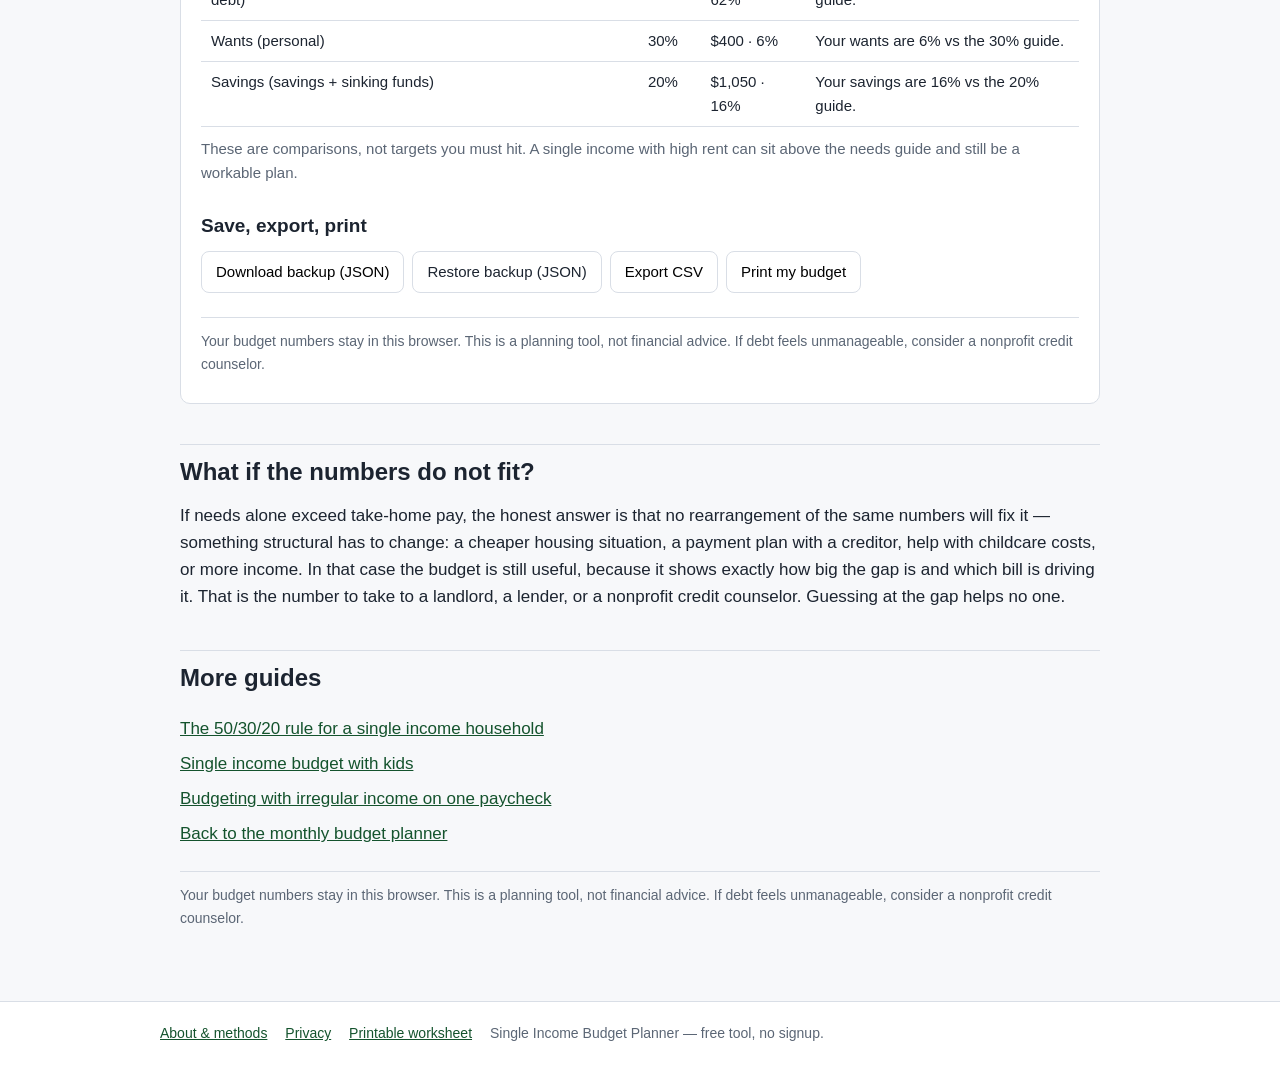
<file: how-to-budget-on-one-income.html>
<!DOCTYPE html>
<html lang="en">
<head>
<meta charset="utf-8">
<meta name="viewport" content="width=device-width, initial-scale=1">
<title>How to Budget on One Income: A Step-by-Step Plan</title>
<meta name="description" content="A step-by-step plan for budgeting on one income: find your real take-home pay, list needs first, give every dollar a job, and check the plan weekly. Includes a free planner pre-filled with a single-adult example.">
<link rel="stylesheet" href="styles.css">
</head>
<body>
<header class="site-header">
  <div class="wrap">
    <a class="site-name" href="index.html">Single Income Budget Planner</a>
    <nav class="site-nav" aria-label="Main">
      <a href="how-to-budget-on-one-income.html">How to budget</a>
      <a href="50-30-20-rule-single-income.html">50/30/20 rule</a>
      <a href="single-income-budget-with-kids.html">Budget with kids</a>
      <a href="irregular-income-budgeting.html">Irregular income</a>
      <a href="printable-budget-worksheet.html">Printable worksheet</a>
    </nav>
  </div>
</header>

<main>
  <h1>How to Budget on One Income: A Step-by-Step Plan</h1>
  <p class="lede">Budgeting on one income is not a different kind of budgeting. It is the same method with less slack, so the order matters more: needs first, then savings, then wants — and every dollar assigned before the month starts.</p>

  <h2>Step 1: Find your real monthly take-home pay</h2>
  <p>Use the amount that actually lands in your account, after tax and payroll deductions — not your salary figure. If you are paid weekly, multiply one paycheck by 52 and divide by 12. If you are paid every two weeks, multiply by 26 and divide by 12. The planner&rsquo;s pay-frequency selector does this conversion for you. If your pay changes month to month, use the average of the last three months; the <a href="irregular-income-budgeting.html">irregular income guide</a> covers that case in detail.</p>

  <h2>Step 2: List the needs first</h2>
  <p>Write down every bill you must pay to keep the household running: housing, utilities, food, transport, insurance, minimum debt payments, and childcare if it applies. Put the due day next to each one. When everything is listed, add them up. This total is the floor your income has to clear. If the floor is higher than your take-home pay, you have found the problem early — before the month starts — and that is the point of the exercise.</p>

  <h2>Step 3: Add savings and sinking funds</h2>
  <p>Before wants, add two lines. First, an emergency-fund transfer, even a small one — a fixed amount on payday beats a large amount you never get around to. Second, sinking funds: annual or twice-yearly costs divided by 12. Car insurance, school costs, holidays, car repairs. A $1,200 yearly bill is $100 a month, and treating it as a monthly bill is what stops it from becoming a crisis.</p>

  <h2>Step 4: Give the rest a job, down to $0</h2>
  <p>Whatever is left after needs and savings is your wants money — food beyond groceries, fun, streaming, eating out. Assign it too. The planner&rsquo;s <strong>Left to assign</strong> number should reach $0. That does not mean your bank balance is $0; it means every dollar has a purpose before you spend it. Unassigned money is the money that quietly disappears.</p>

  <h2>Step 5: Track actual spending during the month</h2>
  <p>A plan you never check is a wish. Once or twice a week, open the planner and fill in the actual column for what you have spent. Tick the paid box when a bill is done. If a category runs over, the planner shows it immediately — move money from another category the same day, instead of discovering the gap at the end of the month.</p>

  <h2>Step 6: Close the month and copy the plan forward</h2>
  <p>At the end of the month, look at three numbers: total planned, total actual, and Left to assign. Where did actual beat planned? That is the category to adjust next month, not the category to feel bad about. Use the &ldquo;Copy plan to next month&rdquo; button, then change only the lines that need changing. A budget gets easier the second and third month, because most lines stay the same.</p>

  <h2>Try it with a single-adult example</h2>
  <p>The planner below is pre-filled with a single-adult example on a $3,800 monthly paycheck. Change any number to make it yours — loading an example never overwrites a plan you have already saved for this month.</p>
  <div class="planner" data-preset="single-adult"></div>
  <noscript><p><strong>This planner needs JavaScript.</strong> Please enable JavaScript to use the tool, or print the <a href="printable-budget-worksheet.html">blank budget worksheet</a> and fill it in by hand.</p></noscript>

  <h2>What if the numbers do not fit?</h2>
  <p>If needs alone exceed take-home pay, the honest answer is that no rearrangement of the same numbers will fix it — something structural has to change: a cheaper housing situation, a payment plan with a creditor, help with childcare costs, or more income. In that case the budget is still useful, because it shows exactly how big the gap is and which bill is driving it. That is the number to take to a landlord, a lender, or a nonprofit credit counselor. Guessing at the gap helps no one.</p>

  <h2>More guides</h2>
  <ul class="guide-links">
    <li><a href="50-30-20-rule-single-income.html">The 50/30/20 rule for a single income household</a></li>
    <li><a href="single-income-budget-with-kids.html">Single income budget with kids</a></li>
    <li><a href="irregular-income-budgeting.html">Budgeting with irregular income on one paycheck</a></li>
    <li><a href="index.html">Back to the monthly budget planner</a></li>
  </ul>

  <p class="p-disclaimer">Your budget numbers stay in this browser. This is a planning tool, not financial advice. If debt feels unmanageable, consider a nonprofit credit counselor.</p>
</main>

<footer class="site-footer">
  <div class="wrap">
    <a href="about.html">About &amp; methods</a>
    <a href="privacy.html">Privacy</a>
    <a href="printable-budget-worksheet.html">Printable worksheet</a>
    <span>Single Income Budget Planner — free tool, no signup.</span>
  </div>
</footer>
<script src="app.js"></script>
</body>
</html>
</file>
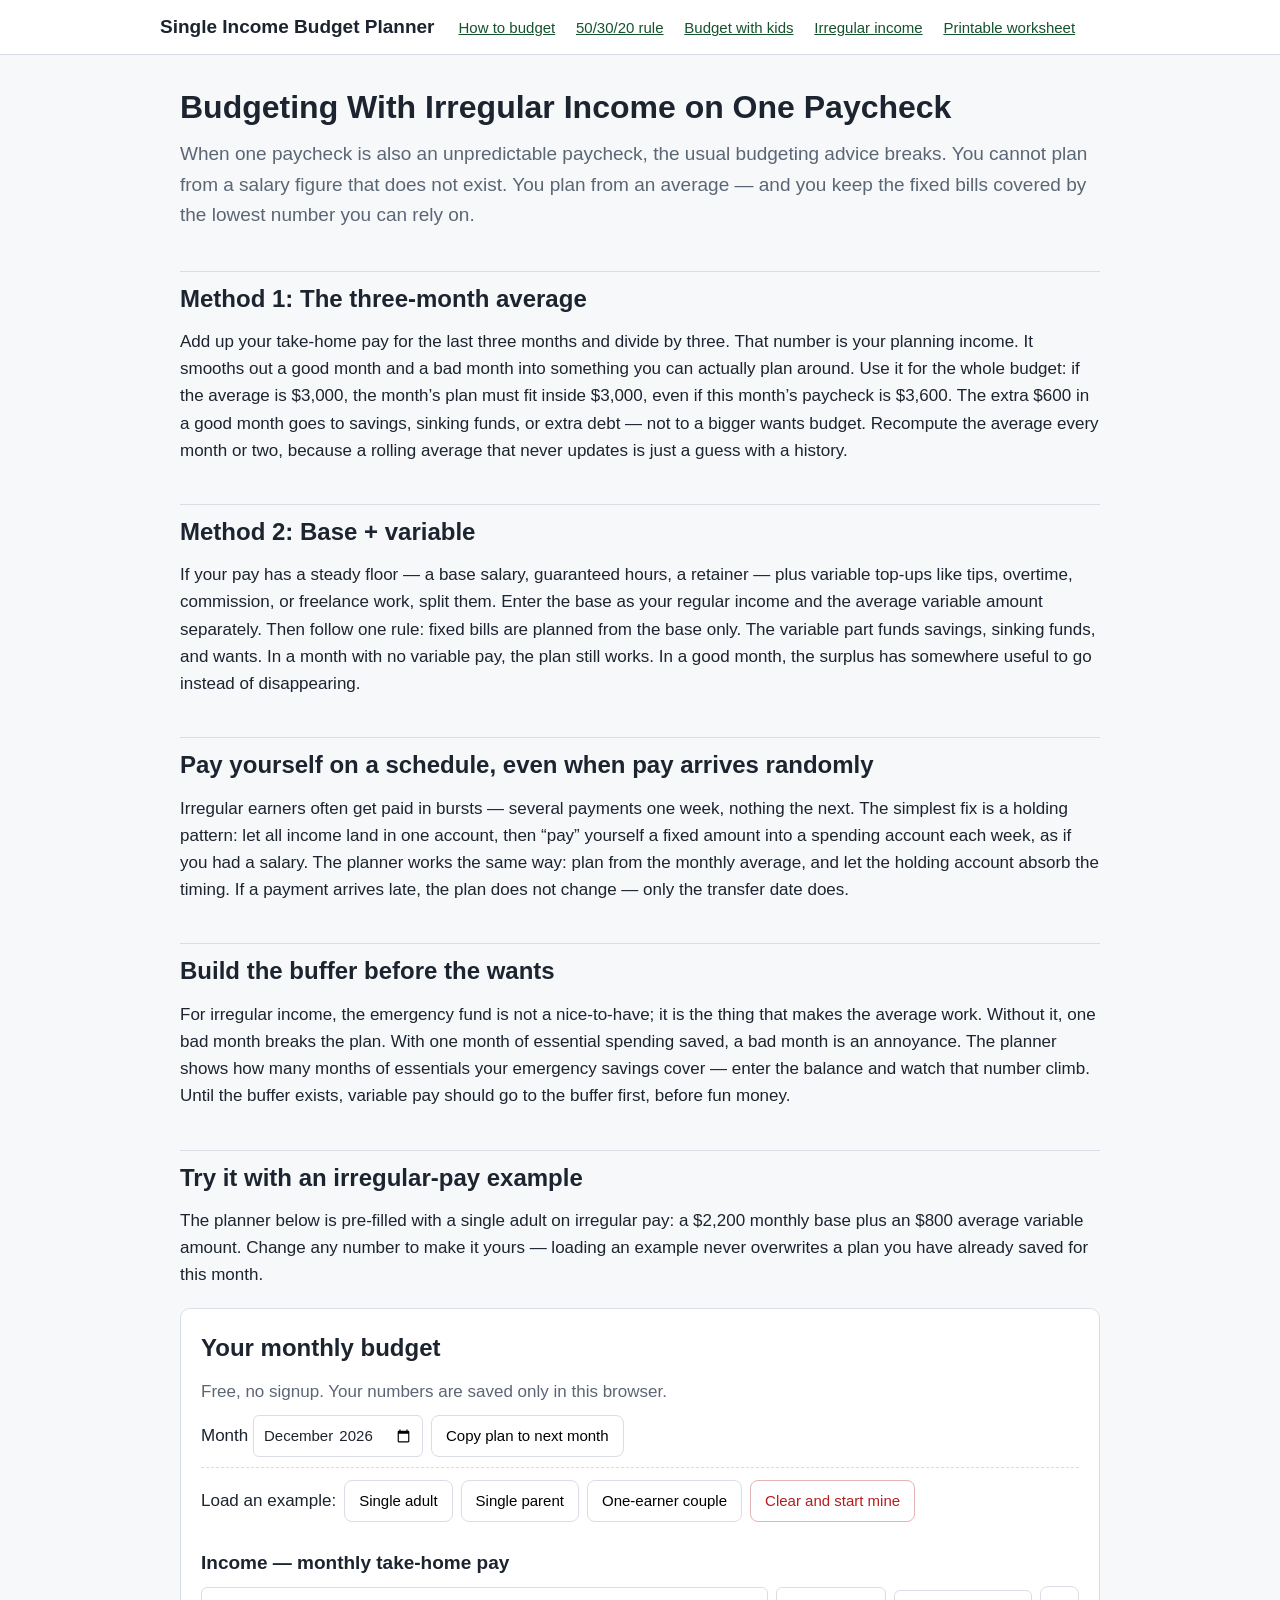
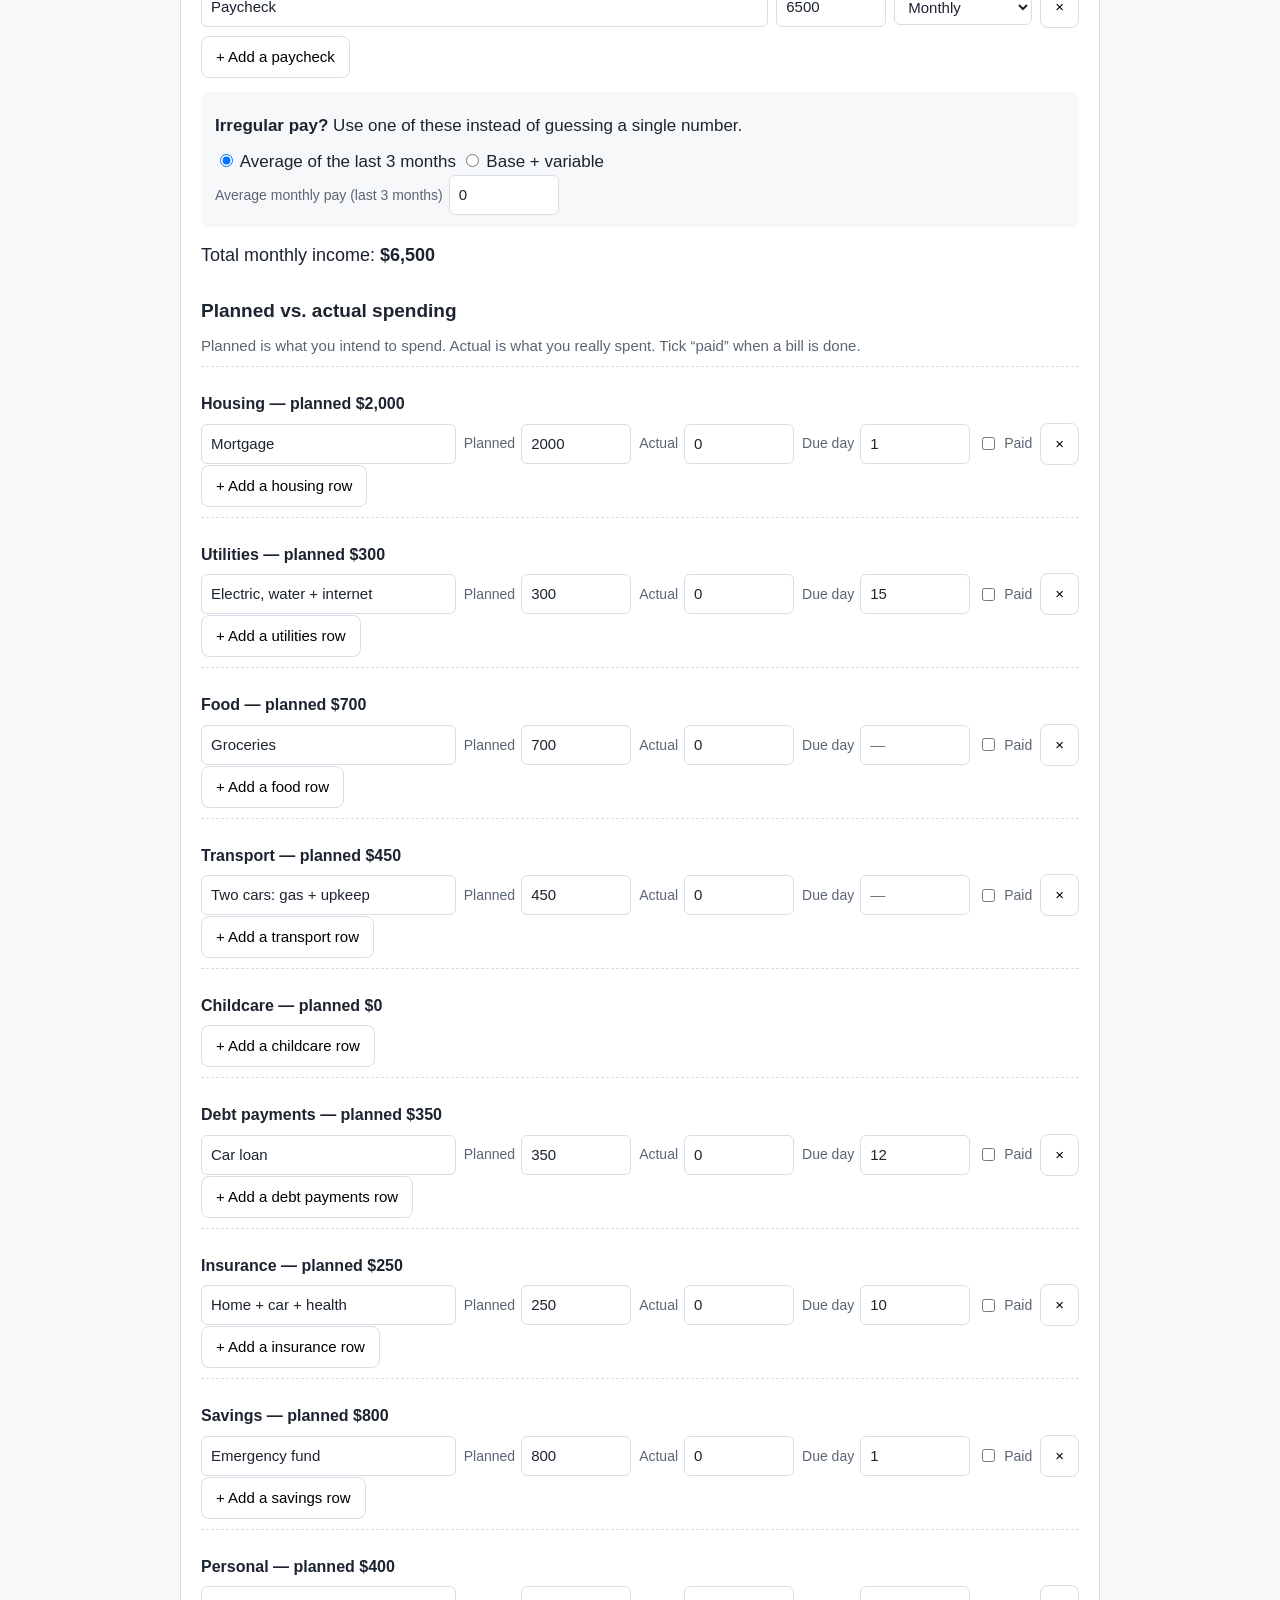
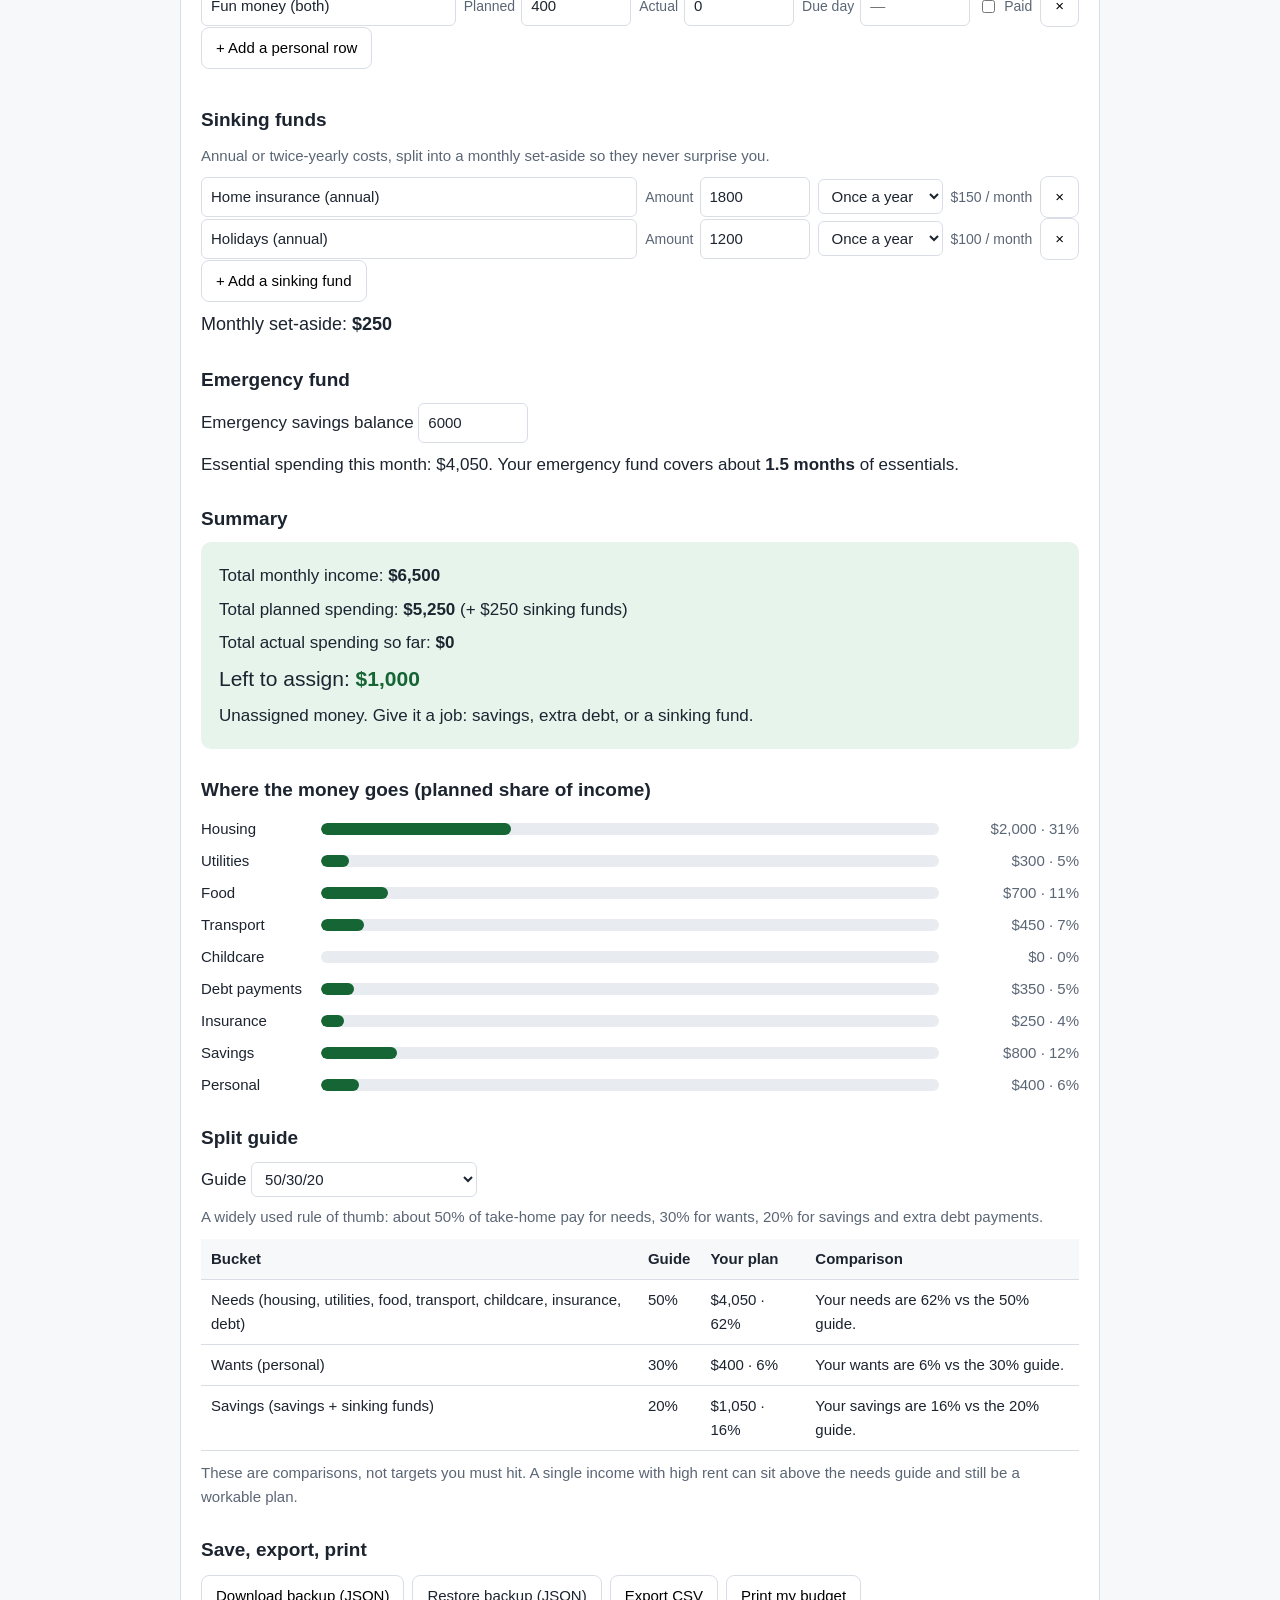
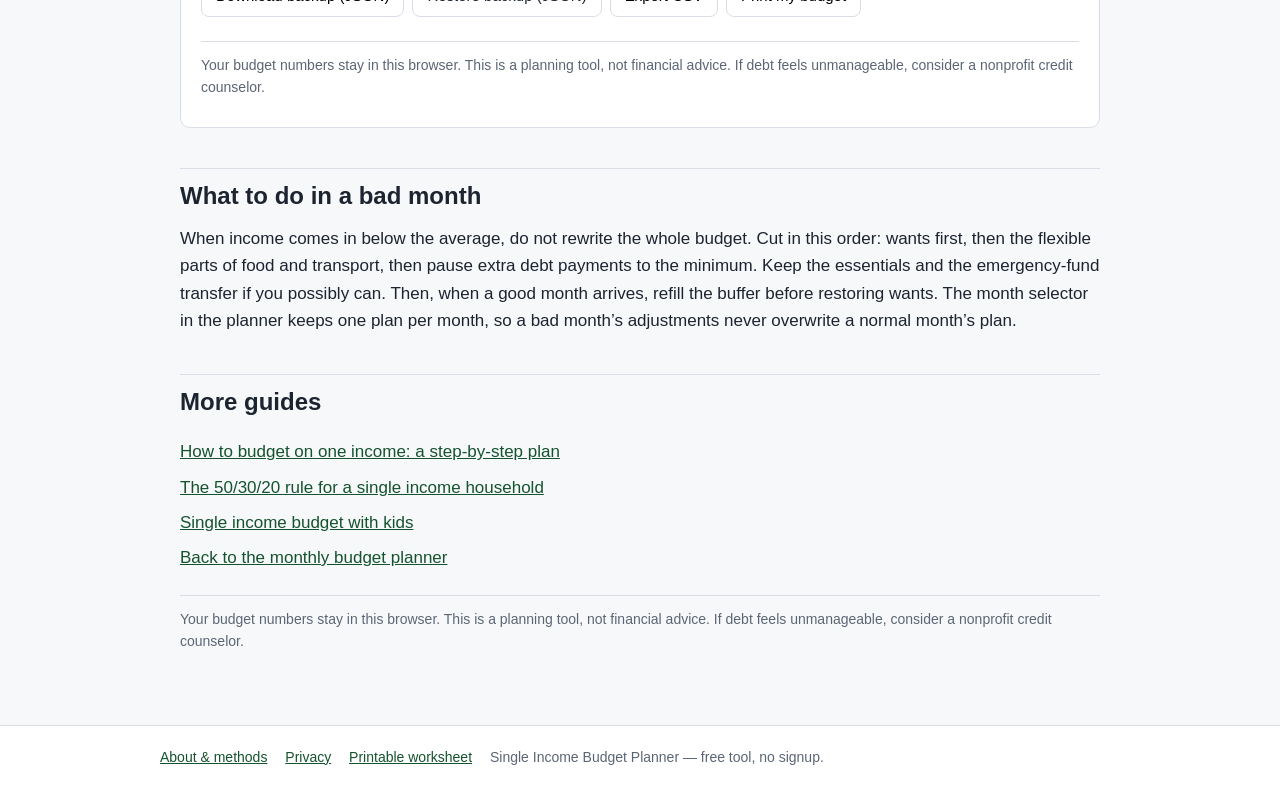
<file: irregular-income-budgeting.html>
<!DOCTYPE html>
<html lang="en">
<head>
<meta charset="utf-8">
<meta name="viewport" content="width=device-width, initial-scale=1">
<title>Budgeting With Irregular Income on One Paycheck</title>
<meta name="description" content="How to budget when one paycheck changes every month: use a three-month average, plan fixed bills from your base pay, and let variable pay fund savings. Includes a free planner with an irregular-pay example.">
<link rel="stylesheet" href="styles.css">
</head>
<body>
<header class="site-header">
  <div class="wrap">
    <a class="site-name" href="index.html">Single Income Budget Planner</a>
    <nav class="site-nav" aria-label="Main">
      <a href="how-to-budget-on-one-income.html">How to budget</a>
      <a href="50-30-20-rule-single-income.html">50/30/20 rule</a>
      <a href="single-income-budget-with-kids.html">Budget with kids</a>
      <a href="irregular-income-budgeting.html">Irregular income</a>
      <a href="printable-budget-worksheet.html">Printable worksheet</a>
    </nav>
  </div>
</header>

<main>
  <h1>Budgeting With Irregular Income on One Paycheck</h1>
  <p class="lede">When one paycheck is also an unpredictable paycheck, the usual budgeting advice breaks. You cannot plan from a salary figure that does not exist. You plan from an average — and you keep the fixed bills covered by the lowest number you can rely on.</p>

  <h2>Method 1: The three-month average</h2>
  <p>Add up your take-home pay for the last three months and divide by three. That number is your planning income. It smooths out a good month and a bad month into something you can actually plan around. Use it for the whole budget: if the average is $3,000, the month&rsquo;s plan must fit inside $3,000, even if this month&rsquo;s paycheck is $3,600. The extra $600 in a good month goes to savings, sinking funds, or extra debt — not to a bigger wants budget. Recompute the average every month or two, because a rolling average that never updates is just a guess with a history.</p>

  <h2>Method 2: Base + variable</h2>
  <p>If your pay has a steady floor — a base salary, guaranteed hours, a retainer — plus variable top-ups like tips, overtime, commission, or freelance work, split them. Enter the base as your regular income and the average variable amount separately. Then follow one rule: fixed bills are planned from the base only. The variable part funds savings, sinking funds, and wants. In a month with no variable pay, the plan still works. In a good month, the surplus has somewhere useful to go instead of disappearing.</p>

  <h2>Pay yourself on a schedule, even when pay arrives randomly</h2>
  <p>Irregular earners often get paid in bursts — several payments one week, nothing the next. The simplest fix is a holding pattern: let all income land in one account, then &ldquo;pay&rdquo; yourself a fixed amount into a spending account each week, as if you had a salary. The planner works the same way: plan from the monthly average, and let the holding account absorb the timing. If a payment arrives late, the plan does not change — only the transfer date does.</p>

  <h2>Build the buffer before the wants</h2>
  <p>For irregular income, the emergency fund is not a nice-to-have; it is the thing that makes the average work. Without it, one bad month breaks the plan. With one month of essential spending saved, a bad month is an annoyance. The planner shows how many months of essentials your emergency savings cover — enter the balance and watch that number climb. Until the buffer exists, variable pay should go to the buffer first, before fun money.</p>

  <h2>Try it with an irregular-pay example</h2>
  <p>The planner below is pre-filled with a single adult on irregular pay: a $2,200 monthly base plus an $800 average variable amount. Change any number to make it yours — loading an example never overwrites a plan you have already saved for this month.</p>
  <div class="planner" data-preset="freelancer-single"></div>
  <noscript><p><strong>This planner needs JavaScript.</strong> Please enable JavaScript to use the tool, or print the <a href="printable-budget-worksheet.html">blank budget worksheet</a> and fill it in by hand.</p></noscript>

  <h2>What to do in a bad month</h2>
  <p>When income comes in below the average, do not rewrite the whole budget. Cut in this order: wants first, then the flexible parts of food and transport, then pause extra debt payments to the minimum. Keep the essentials and the emergency-fund transfer if you possibly can. Then, when a good month arrives, refill the buffer before restoring wants. The month selector in the planner keeps one plan per month, so a bad month&rsquo;s adjustments never overwrite a normal month&rsquo;s plan.</p>

  <h2>More guides</h2>
  <ul class="guide-links">
    <li><a href="how-to-budget-on-one-income.html">How to budget on one income: a step-by-step plan</a></li>
    <li><a href="50-30-20-rule-single-income.html">The 50/30/20 rule for a single income household</a></li>
    <li><a href="single-income-budget-with-kids.html">Single income budget with kids</a></li>
    <li><a href="index.html">Back to the monthly budget planner</a></li>
  </ul>

  <p class="p-disclaimer">Your budget numbers stay in this browser. This is a planning tool, not financial advice. If debt feels unmanageable, consider a nonprofit credit counselor.</p>
</main>

<footer class="site-footer">
  <div class="wrap">
    <a href="about.html">About &amp; methods</a>
    <a href="privacy.html">Privacy</a>
    <a href="printable-budget-worksheet.html">Printable worksheet</a>
    <span>Single Income Budget Planner — free tool, no signup.</span>
  </div>
</footer>
<script src="app.js"></script>
</body>
</html>
</file>
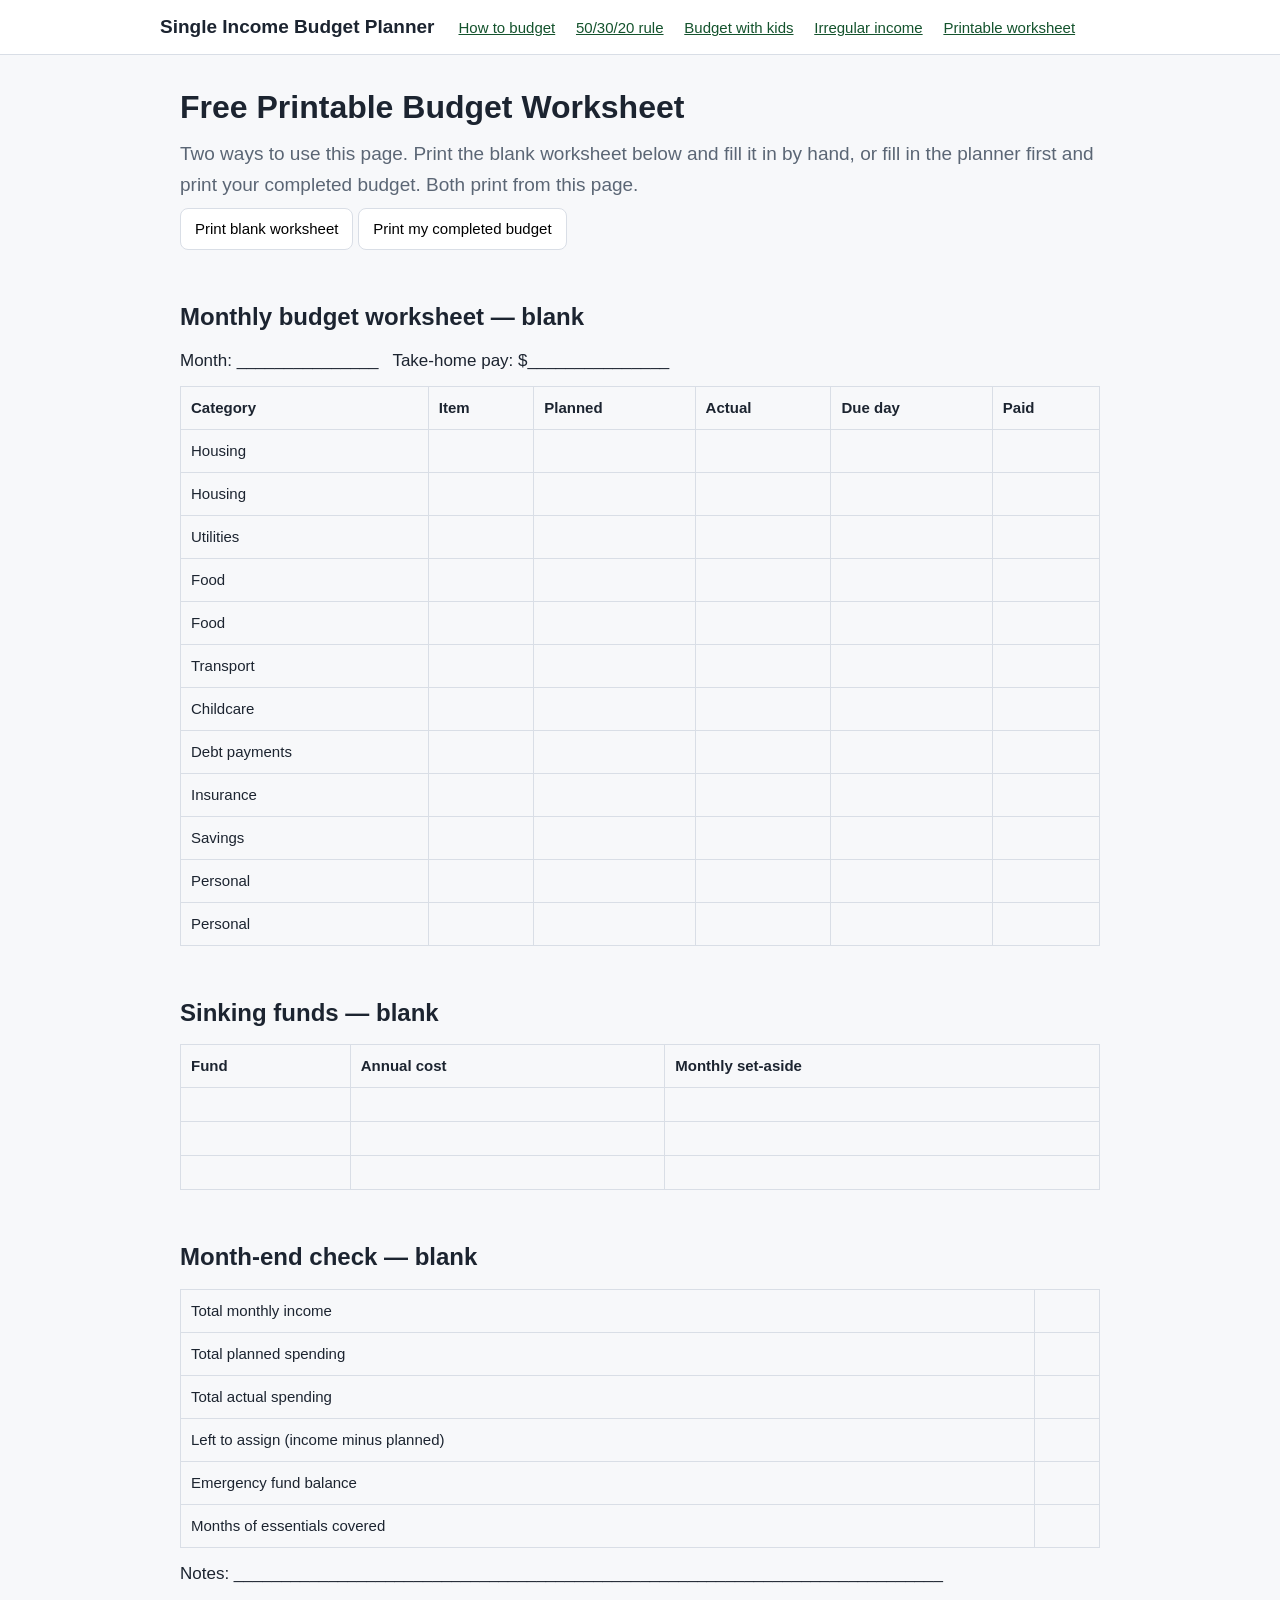
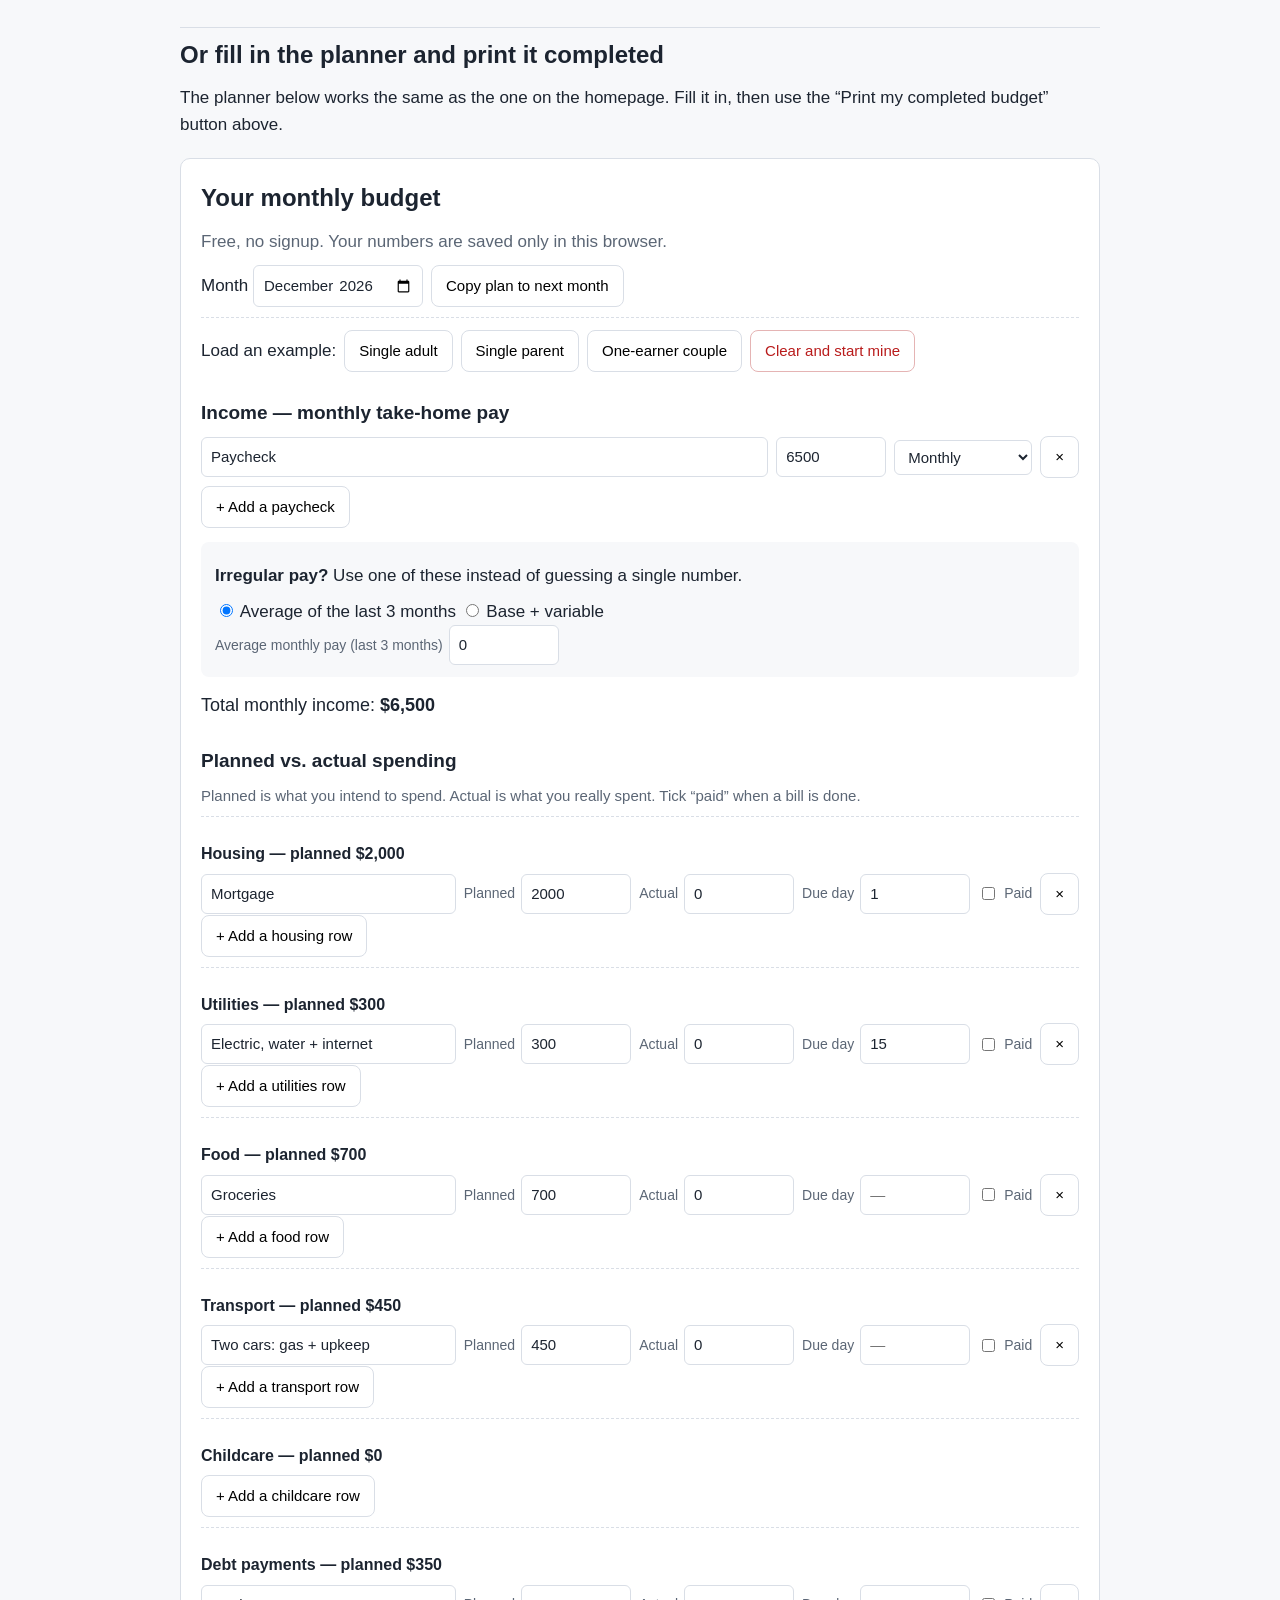
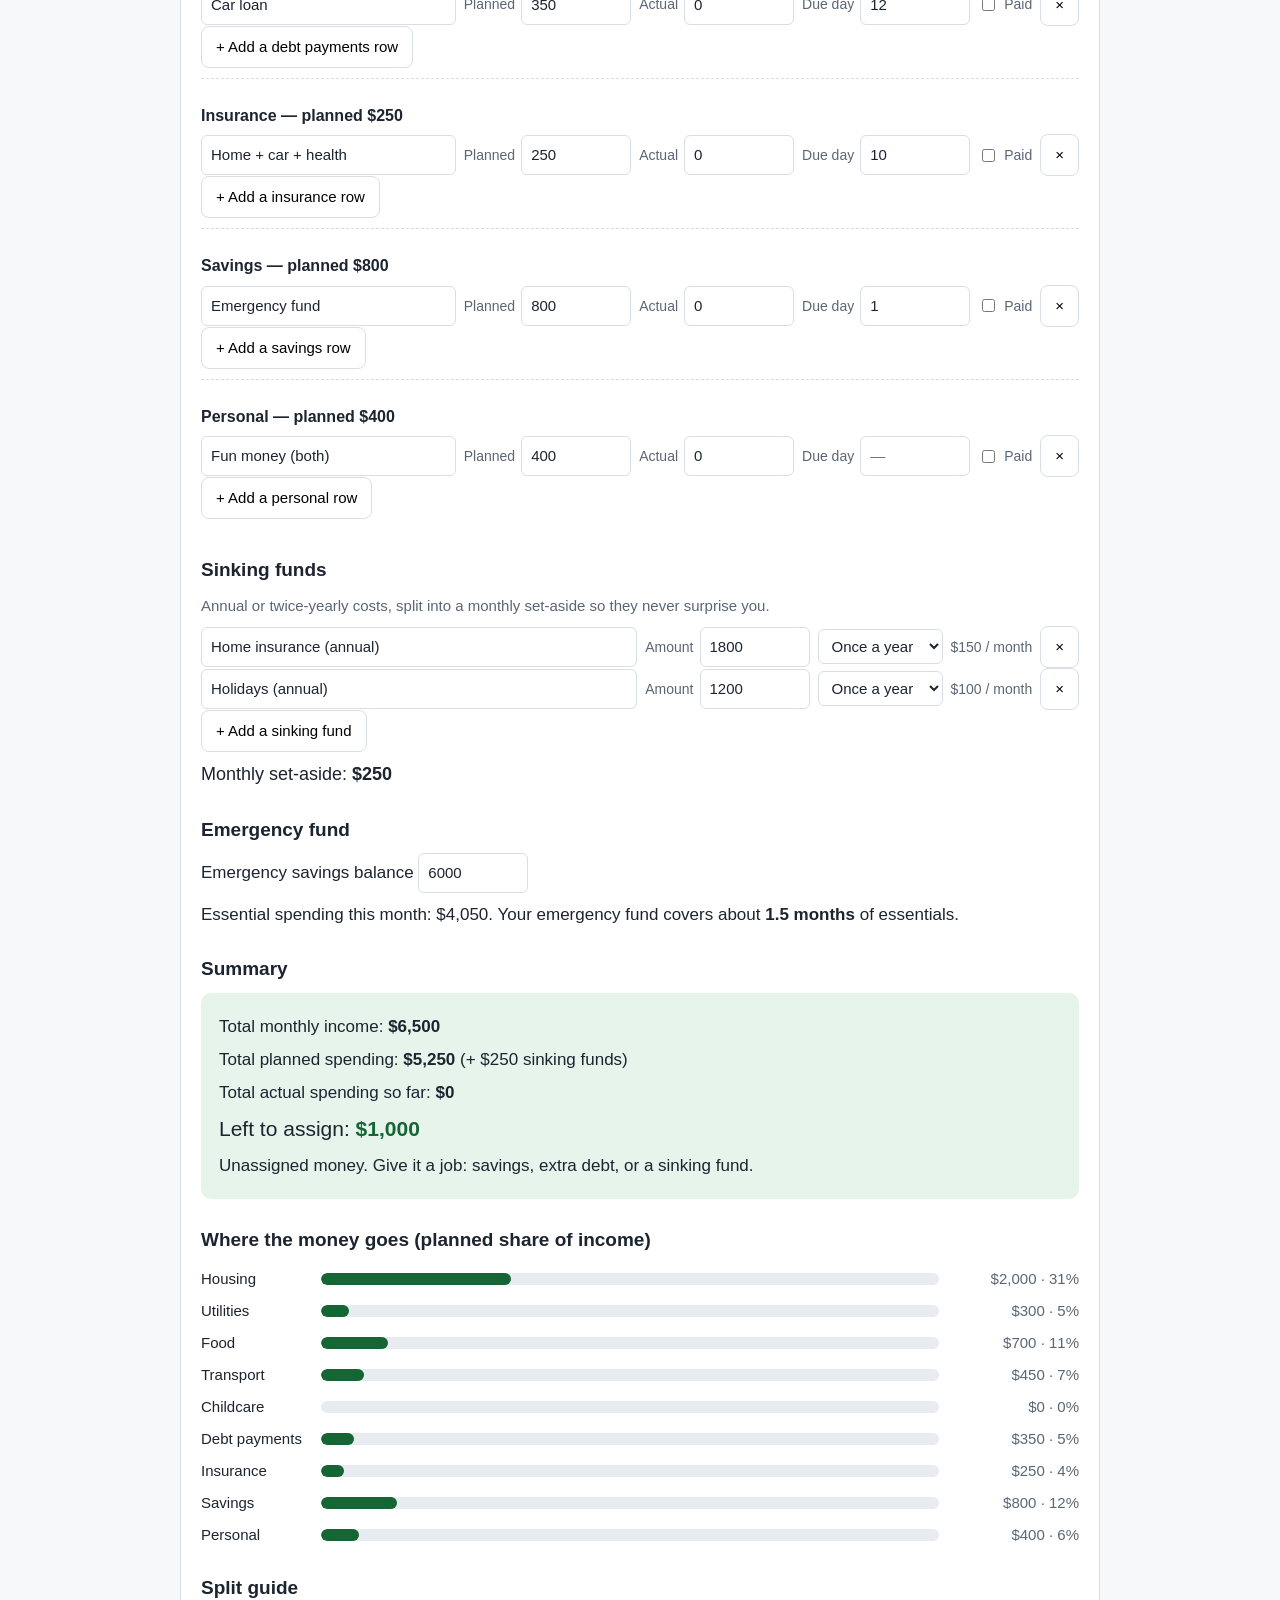
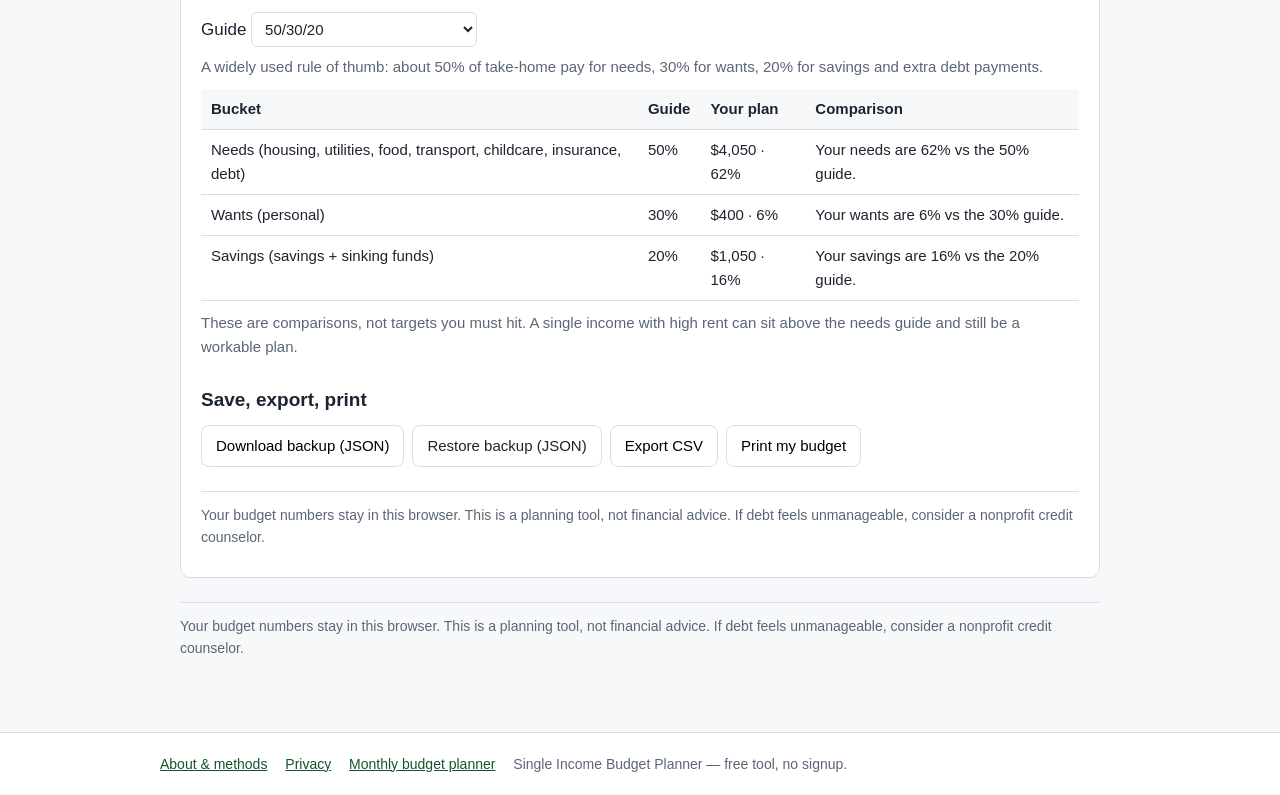
<file: printable-budget-worksheet.html>
<!DOCTYPE html>
<html lang="en">
<head>
<meta charset="utf-8">
<meta name="viewport" content="width=device-width, initial-scale=1">
<title>Free Printable Budget Worksheet (Blank)</title>
<meta name="description" content="A free blank printable budget worksheet for single income households: income, bills, sinking funds and a month-end check. Print it blank, or print your completed budget from the planner.">
<link rel="stylesheet" href="styles.css">
</head>
<body>
<header class="site-header">
  <div class="wrap">
    <a class="site-name" href="index.html">Single Income Budget Planner</a>
    <nav class="site-nav" aria-label="Main">
      <a href="how-to-budget-on-one-income.html">How to budget</a>
      <a href="50-30-20-rule-single-income.html">50/30/20 rule</a>
      <a href="single-income-budget-with-kids.html">Budget with kids</a>
      <a href="irregular-income-budgeting.html">Irregular income</a>
      <a href="printable-budget-worksheet.html">Printable worksheet</a>
    </nav>
  </div>
</header>

<main>
  <h1>Free Printable Budget Worksheet</h1>
  <p class="lede">Two ways to use this page. Print the blank worksheet below and fill it in by hand, or fill in the planner first and print your completed budget. Both print from this page.</p>
  <p>
    <button type="button" onclick="document.body.classList.add('print-blank');window.print();document.body.classList.remove('print-blank')">Print blank worksheet</button>
    <button type="button" onclick="document.body.classList.add('print-completed');window.print();document.body.classList.remove('print-completed')">Print my completed budget</button>
  </p>

  <div class="worksheet-area worksheet">
    <h2>Monthly budget worksheet — blank</h2>
    <p>Month: _______________ &nbsp; Take-home pay: $_______________</p>
    <table>
      <thead><tr><th>Category</th><th>Item</th><th>Planned</th><th>Actual</th><th>Due day</th><th>Paid</th></tr></thead>
      <tbody>
        <tr><td>Housing</td><td class="blank"></td><td class="blank"></td><td class="blank"></td><td class="blank"></td><td class="blank"></td></tr>
        <tr><td>Housing</td><td class="blank"></td><td class="blank"></td><td class="blank"></td><td class="blank"></td><td class="blank"></td></tr>
        <tr><td>Utilities</td><td class="blank"></td><td class="blank"></td><td class="blank"></td><td class="blank"></td><td class="blank"></td></tr>
        <tr><td>Food</td><td class="blank"></td><td class="blank"></td><td class="blank"></td><td class="blank"></td><td class="blank"></td></tr>
        <tr><td>Food</td><td class="blank"></td><td class="blank"></td><td class="blank"></td><td class="blank"></td><td class="blank"></td></tr>
        <tr><td>Transport</td><td class="blank"></td><td class="blank"></td><td class="blank"></td><td class="blank"></td><td class="blank"></td></tr>
        <tr><td>Childcare</td><td class="blank"></td><td class="blank"></td><td class="blank"></td><td class="blank"></td><td class="blank"></td></tr>
        <tr><td>Debt payments</td><td class="blank"></td><td class="blank"></td><td class="blank"></td><td class="blank"></td><td class="blank"></td></tr>
        <tr><td>Insurance</td><td class="blank"></td><td class="blank"></td><td class="blank"></td><td class="blank"></td><td class="blank"></td></tr>
        <tr><td>Savings</td><td class="blank"></td><td class="blank"></td><td class="blank"></td><td class="blank"></td><td class="blank"></td></tr>
        <tr><td>Personal</td><td class="blank"></td><td class="blank"></td><td class="blank"></td><td class="blank"></td><td class="blank"></td></tr>
        <tr><td>Personal</td><td class="blank"></td><td class="blank"></td><td class="blank"></td><td class="blank"></td><td class="blank"></td></tr>
      </tbody>
    </table>

    <h2>Sinking funds — blank</h2>
    <table>
      <thead><tr><th>Fund</th><th>Annual cost</th><th>Monthly set-aside</th></tr></thead>
      <tbody>
        <tr><td class="blank"></td><td class="blank"></td><td class="blank"></td></tr>
        <tr><td class="blank"></td><td class="blank"></td><td class="blank"></td></tr>
        <tr><td class="blank"></td><td class="blank"></td><td class="blank"></td></tr>
      </tbody>
    </table>

    <h2>Month-end check — blank</h2>
    <table>
      <tbody>
        <tr><td>Total monthly income</td><td class="blank"></td></tr>
        <tr><td>Total planned spending</td><td class="blank"></td></tr>
        <tr><td>Total actual spending</td><td class="blank"></td></tr>
        <tr><td>Left to assign (income minus planned)</td><td class="blank"></td></tr>
        <tr><td>Emergency fund balance</td><td class="blank"></td></tr>
        <tr><td>Months of essentials covered</td><td class="blank"></td></tr>
      </tbody>
    </table>
    <p>Notes: ___________________________________________________________________________</p>
  </div>

  <div class="planner-area">
    <h2>Or fill in the planner and print it completed</h2>
    <p>The planner below works the same as the one on the homepage. Fill it in, then use the &ldquo;Print my completed budget&rdquo; button above.</p>
    <div class="planner" data-preset="single-adult"></div>
    <noscript><p><strong>This planner needs JavaScript.</strong> Please enable JavaScript to use the tool, or print the blank worksheet above and fill it in by hand.</p></noscript>
  </div>

  <p class="p-disclaimer">Your budget numbers stay in this browser. This is a planning tool, not financial advice. If debt feels unmanageable, consider a nonprofit credit counselor.</p>
</main>

<footer class="site-footer">
  <div class="wrap">
    <a href="about.html">About &amp; methods</a>
    <a href="privacy.html">Privacy</a>
    <a href="index.html">Monthly budget planner</a>
    <span>Single Income Budget Planner — free tool, no signup.</span>
  </div>
</footer>
<script src="app.js"></script>
</body>
</html>
</file>
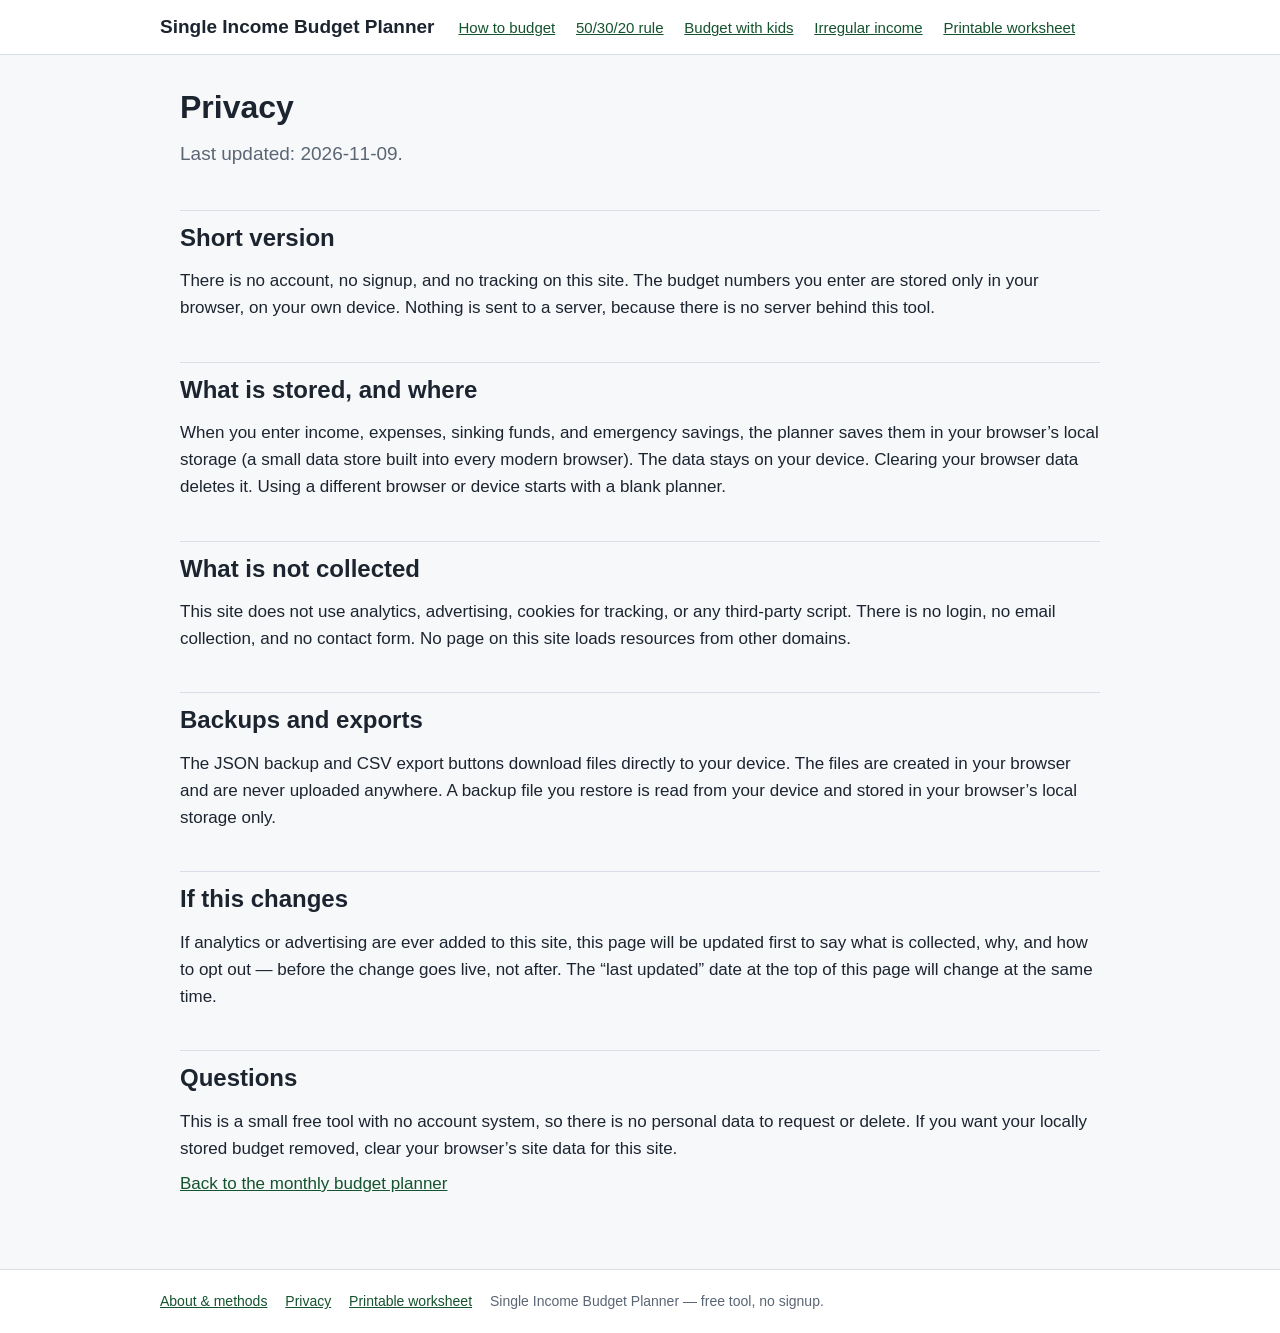
<file: privacy.html>
<!DOCTYPE html>
<html lang="en">
<head>
<meta charset="utf-8">
<meta name="viewport" content="width=device-width, initial-scale=1">
<title>Privacy — Your Numbers Stay in Your Browser</title>
<meta name="description" content="Privacy policy for the Single Income Budget Planner: no account, no tracking, no analytics yet. Your budget numbers are stored only in your browser's local storage.">
<link rel="stylesheet" href="styles.css">
</head>
<body>
<header class="site-header">
  <div class="wrap">
    <a class="site-name" href="index.html">Single Income Budget Planner</a>
    <nav class="site-nav" aria-label="Main">
      <a href="how-to-budget-on-one-income.html">How to budget</a>
      <a href="50-30-20-rule-single-income.html">50/30/20 rule</a>
      <a href="single-income-budget-with-kids.html">Budget with kids</a>
      <a href="irregular-income-budgeting.html">Irregular income</a>
      <a href="printable-budget-worksheet.html">Printable worksheet</a>
    </nav>
  </div>
</header>

<main>
  <h1>Privacy</h1>
  <p class="lede">Last updated: 2026-11-09.</p>

  <h2>Short version</h2>
  <p>There is no account, no signup, and no tracking on this site. The budget numbers you enter are stored only in your browser, on your own device. Nothing is sent to a server, because there is no server behind this tool.</p>

  <h2>What is stored, and where</h2>
  <p>When you enter income, expenses, sinking funds, and emergency savings, the planner saves them in your browser&rsquo;s local storage (a small data store built into every modern browser). The data stays on your device. Clearing your browser data deletes it. Using a different browser or device starts with a blank planner.</p>

  <h2>What is not collected</h2>
  <p>This site does not use analytics, advertising, cookies for tracking, or any third-party script. There is no login, no email collection, and no contact form. No page on this site loads resources from other domains.</p>

  <h2>Backups and exports</h2>
  <p>The JSON backup and CSV export buttons download files directly to your device. The files are created in your browser and are never uploaded anywhere. A backup file you restore is read from your device and stored in your browser&rsquo;s local storage only.</p>

  <h2>If this changes</h2>
  <p>If analytics or advertising are ever added to this site, this page will be updated first to say what is collected, why, and how to opt out — before the change goes live, not after. The &ldquo;last updated&rdquo; date at the top of this page will change at the same time.</p>

  <h2>Questions</h2>
  <p>This is a small free tool with no account system, so there is no personal data to request or delete. If you want your locally stored budget removed, clear your browser&rsquo;s site data for this site.</p>

  <p><a href="index.html">Back to the monthly budget planner</a></p>
</main>

<footer class="site-footer">
  <div class="wrap">
    <a href="about.html">About &amp; methods</a>
    <a href="privacy.html">Privacy</a>
    <a href="printable-budget-worksheet.html">Printable worksheet</a>
    <span>Single Income Budget Planner — free tool, no signup.</span>
  </div>
</footer>
</body>
</html>
</file>
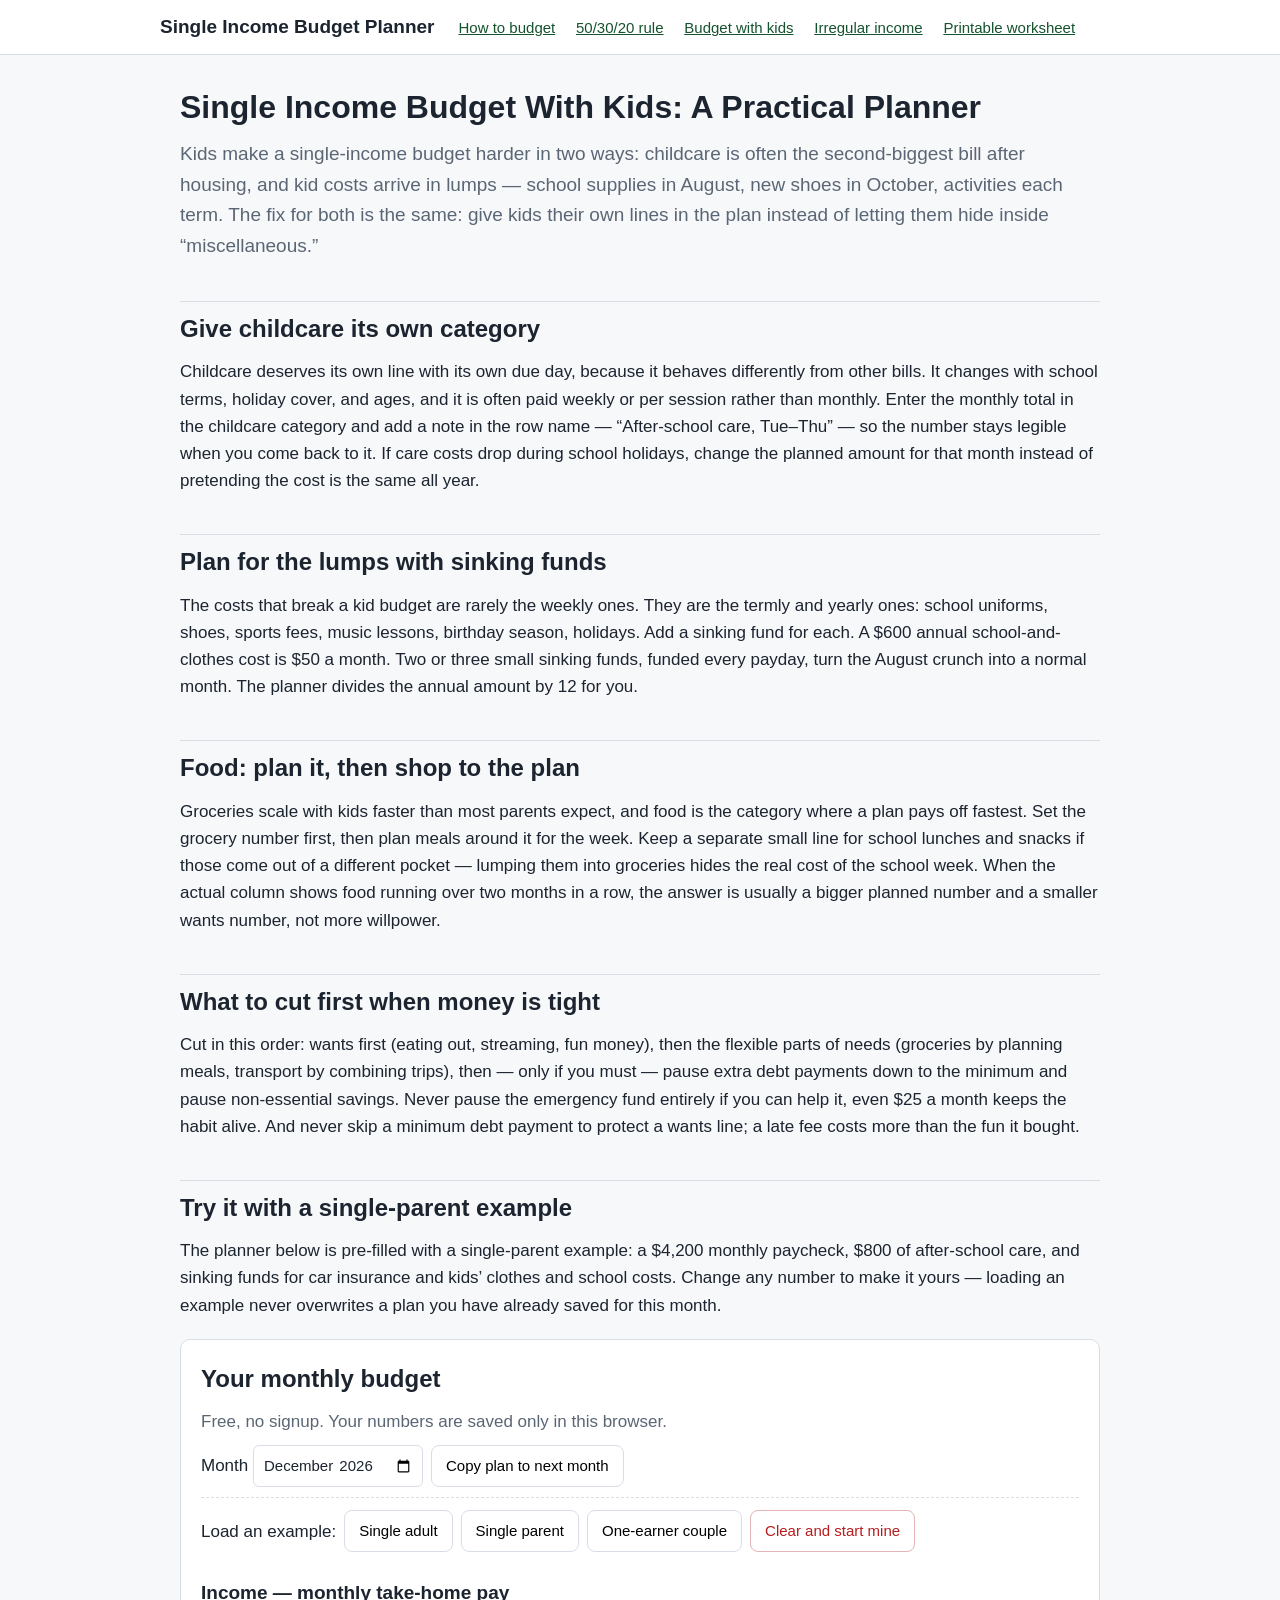
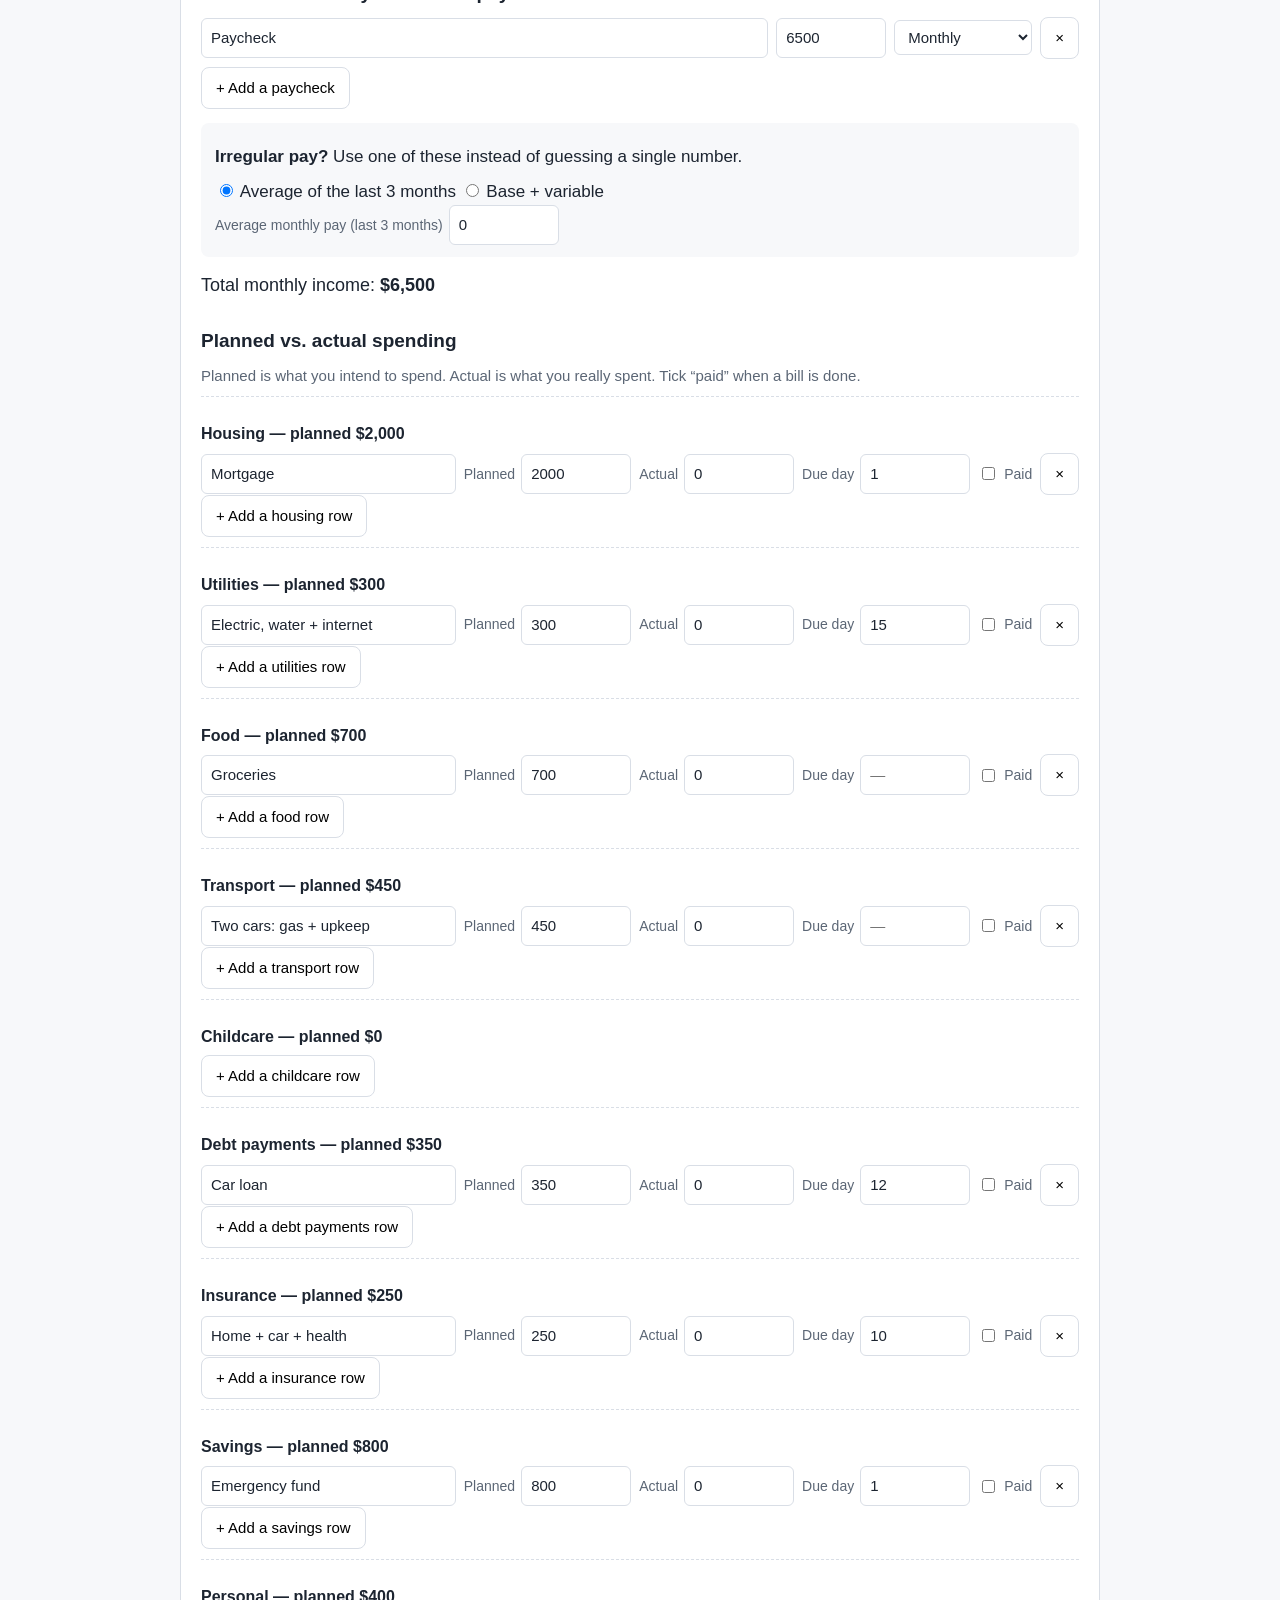
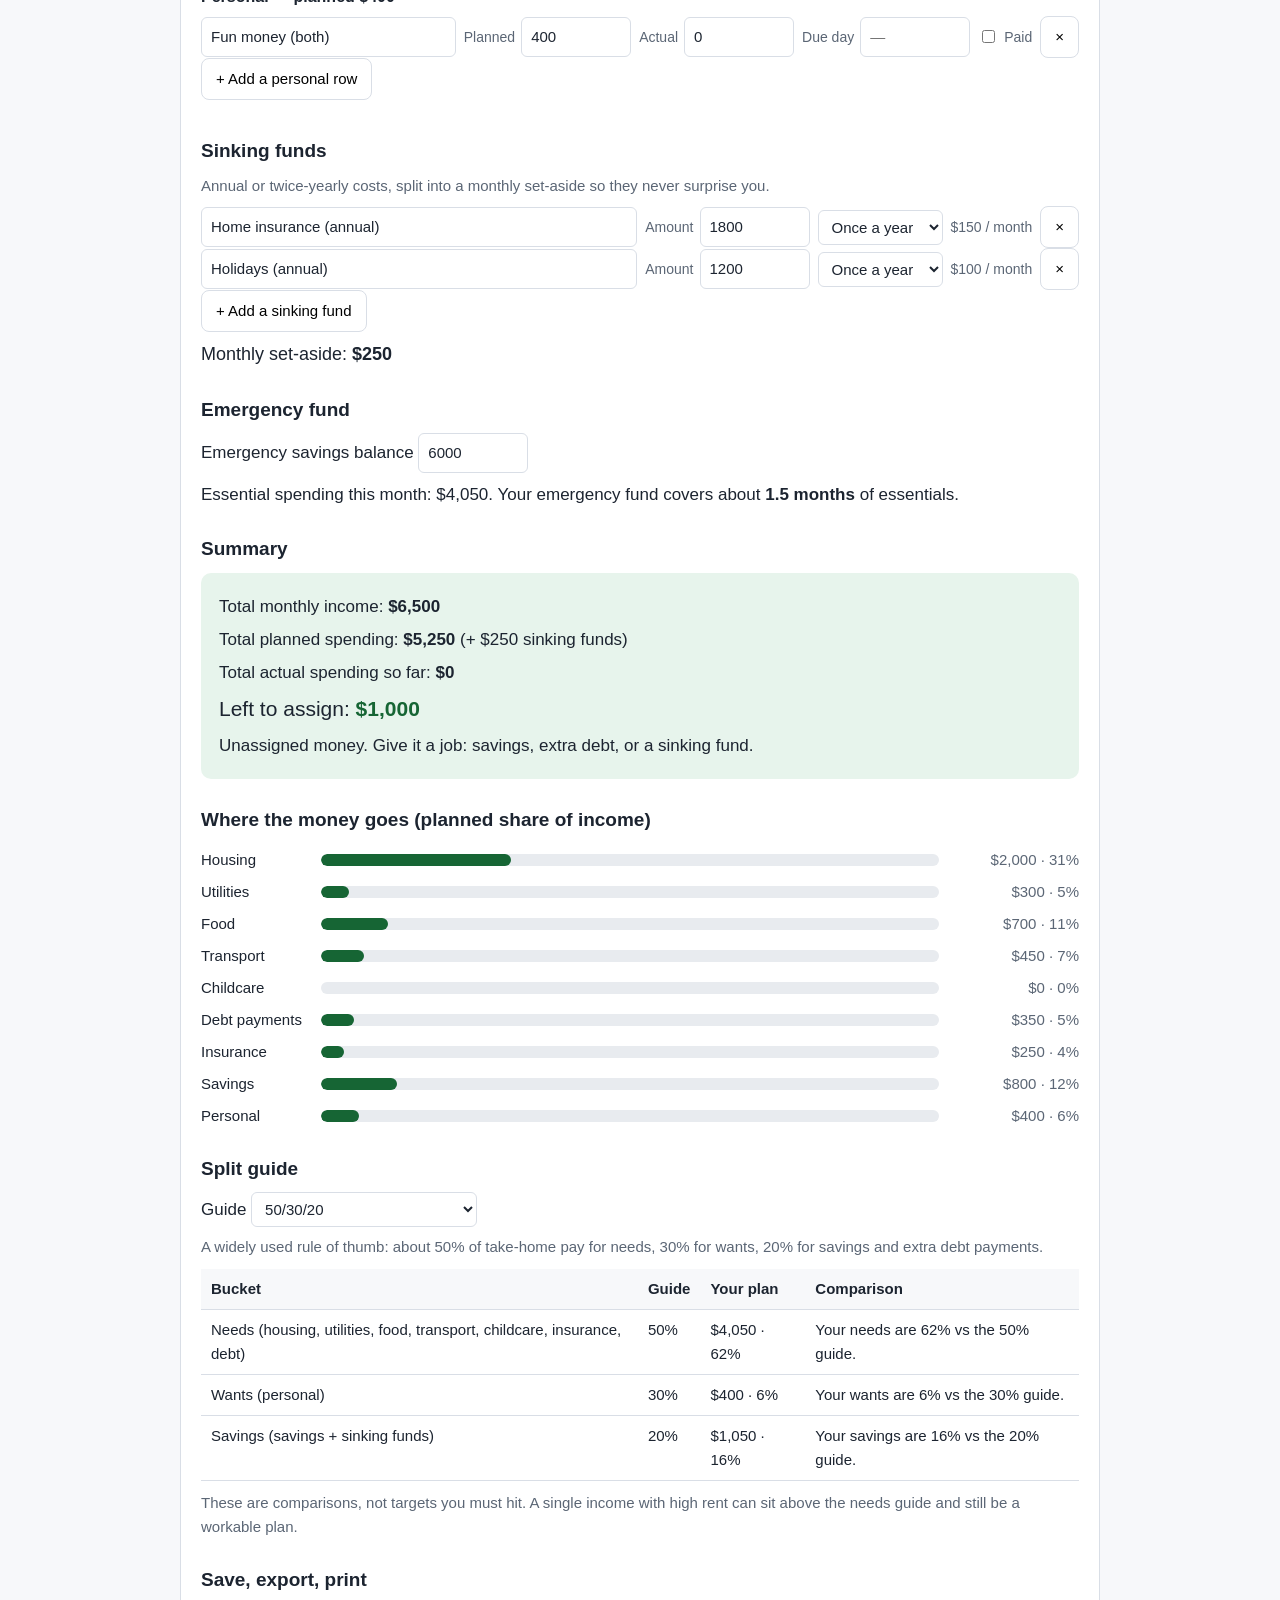
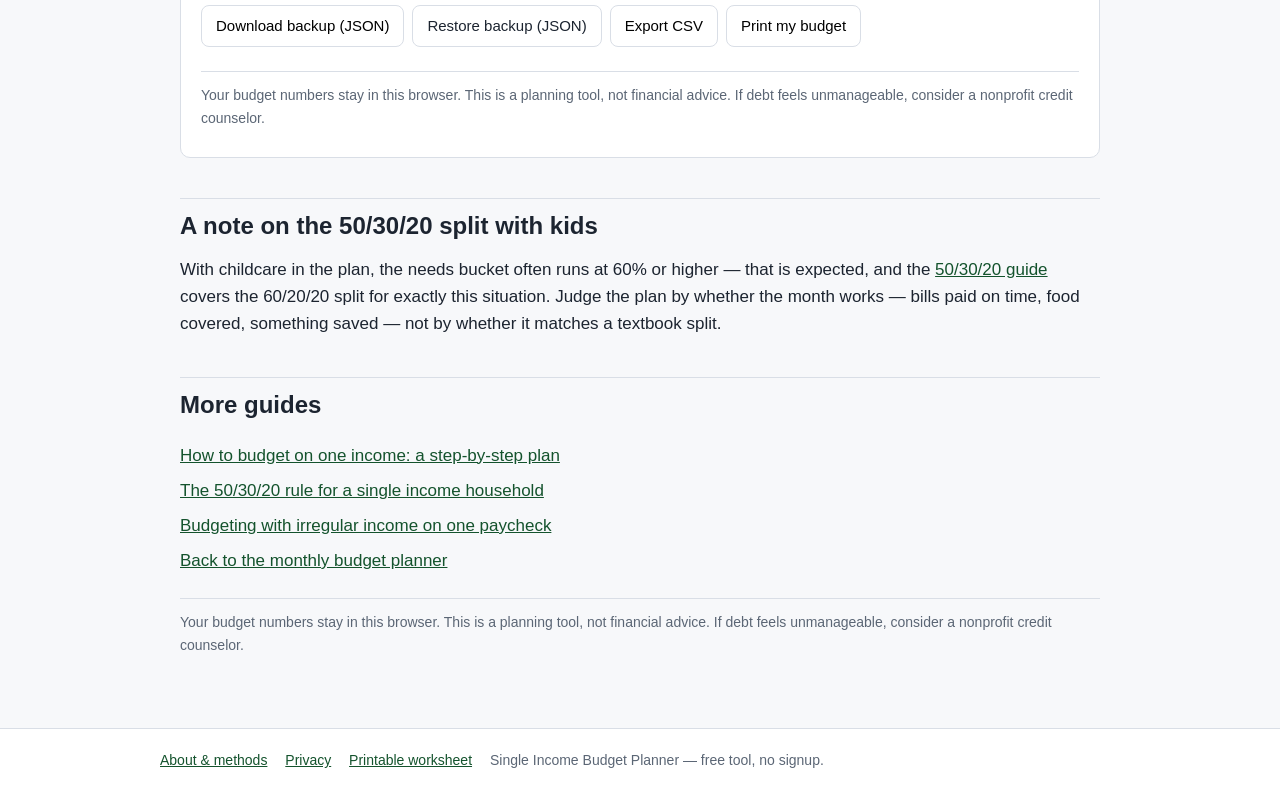
<file: single-income-budget-with-kids.html>
<!DOCTYPE html>
<html lang="en">
<head>
<meta charset="utf-8">
<meta name="viewport" content="width=device-width, initial-scale=1">
<title>Single Income Budget With Kids: A Practical Planner</title>
<meta name="description" content="How to budget on one income with kids: give childcare its own line, plan for school-term changes, and use sinking funds for clothes, activities and holidays. Includes a free planner with a single-parent example.">
<link rel="stylesheet" href="styles.css">
</head>
<body>
<header class="site-header">
  <div class="wrap">
    <a class="site-name" href="index.html">Single Income Budget Planner</a>
    <nav class="site-nav" aria-label="Main">
      <a href="how-to-budget-on-one-income.html">How to budget</a>
      <a href="50-30-20-rule-single-income.html">50/30/20 rule</a>
      <a href="single-income-budget-with-kids.html">Budget with kids</a>
      <a href="irregular-income-budgeting.html">Irregular income</a>
      <a href="printable-budget-worksheet.html">Printable worksheet</a>
    </nav>
  </div>
</header>

<main>
  <h1>Single Income Budget With Kids: A Practical Planner</h1>
  <p class="lede">Kids make a single-income budget harder in two ways: childcare is often the second-biggest bill after housing, and kid costs arrive in lumps — school supplies in August, new shoes in October, activities each term. The fix for both is the same: give kids their own lines in the plan instead of letting them hide inside &ldquo;miscellaneous.&rdquo;</p>

  <h2>Give childcare its own category</h2>
  <p>Childcare deserves its own line with its own due day, because it behaves differently from other bills. It changes with school terms, holiday cover, and ages, and it is often paid weekly or per session rather than monthly. Enter the monthly total in the childcare category and add a note in the row name — &ldquo;After-school care, Tue–Thu&rdquo; — so the number stays legible when you come back to it. If care costs drop during school holidays, change the planned amount for that month instead of pretending the cost is the same all year.</p>

  <h2>Plan for the lumps with sinking funds</h2>
  <p>The costs that break a kid budget are rarely the weekly ones. They are the termly and yearly ones: school uniforms, shoes, sports fees, music lessons, birthday season, holidays. Add a sinking fund for each. A $600 annual school-and-clothes cost is $50 a month. Two or three small sinking funds, funded every payday, turn the August crunch into a normal month. The planner divides the annual amount by 12 for you.</p>

  <h2>Food: plan it, then shop to the plan</h2>
  <p>Groceries scale with kids faster than most parents expect, and food is the category where a plan pays off fastest. Set the grocery number first, then plan meals around it for the week. Keep a separate small line for school lunches and snacks if those come out of a different pocket — lumping them into groceries hides the real cost of the school week. When the actual column shows food running over two months in a row, the answer is usually a bigger planned number and a smaller wants number, not more willpower.</p>

  <h2>What to cut first when money is tight</h2>
  <p>Cut in this order: wants first (eating out, streaming, fun money), then the flexible parts of needs (groceries by planning meals, transport by combining trips), then — only if you must — pause extra debt payments down to the minimum and pause non-essential savings. Never pause the emergency fund entirely if you can help it, even $25 a month keeps the habit alive. And never skip a minimum debt payment to protect a wants line; a late fee costs more than the fun it bought.</p>

  <h2>Try it with a single-parent example</h2>
  <p>The planner below is pre-filled with a single-parent example: a $4,200 monthly paycheck, $800 of after-school care, and sinking funds for car insurance and kids&rsquo; clothes and school costs. Change any number to make it yours — loading an example never overwrites a plan you have already saved for this month.</p>
  <div class="planner" data-preset="single-parent"></div>
  <noscript><p><strong>This planner needs JavaScript.</strong> Please enable JavaScript to use the tool, or print the <a href="printable-budget-worksheet.html">blank budget worksheet</a> and fill it in by hand.</p></noscript>

  <h2>A note on the 50/30/20 split with kids</h2>
  <p>With childcare in the plan, the needs bucket often runs at 60% or higher — that is expected, and the <a href="50-30-20-rule-single-income.html">50/30/20 guide</a> covers the 60/20/20 split for exactly this situation. Judge the plan by whether the month works — bills paid on time, food covered, something saved — not by whether it matches a textbook split.</p>

  <h2>More guides</h2>
  <ul class="guide-links">
    <li><a href="how-to-budget-on-one-income.html">How to budget on one income: a step-by-step plan</a></li>
    <li><a href="50-30-20-rule-single-income.html">The 50/30/20 rule for a single income household</a></li>
    <li><a href="irregular-income-budgeting.html">Budgeting with irregular income on one paycheck</a></li>
    <li><a href="index.html">Back to the monthly budget planner</a></li>
  </ul>

  <p class="p-disclaimer">Your budget numbers stay in this browser. This is a planning tool, not financial advice. If debt feels unmanageable, consider a nonprofit credit counselor.</p>
</main>

<footer class="site-footer">
  <div class="wrap">
    <a href="about.html">About &amp; methods</a>
    <a href="privacy.html">Privacy</a>
    <a href="printable-budget-worksheet.html">Printable worksheet</a>
    <span>Single Income Budget Planner — free tool, no signup.</span>
  </div>
</footer>
<script src="app.js"></script>
</body>
</html>
</file>
<file: styles.css>
/* Single Income Budget Planner — clean, fast, mobile-friendly. System fonts only. */

:root {
  --ink: #1c2430;
  --muted: #5b6675;
  --line: #d9dee6;
  --bg: #f7f8fa;
  --card: #ffffff;
  --accent: #166534;
  --accent-bg: #e7f4ec;
  --warn: #9a3412;
  --warn-bg: #fff3e8;
  --danger: #b91c1c;
  --radius: 10px;
}

* { box-sizing: border-box; }

body {
  margin: 0;
  font-family: -apple-system, BlinkMacSystemFont, "Segoe UI", Roboto, Helvetica, Arial, sans-serif;
  color: var(--ink);
  background: var(--bg);
  line-height: 1.6;
  font-size: 17px;
}

a { color: #14532d; }
a:hover { text-decoration: none; }

.site-header {
  background: var(--card);
  border-bottom: 1px solid var(--line);
  padding: 12px 20px;
}
.site-header .wrap {
  max-width: 960px;
  margin: 0 auto;
  display: flex;
  flex-wrap: wrap;
  gap: 8px 24px;
  align-items: baseline;
}
.site-name { font-weight: 700; font-size: 19px; color: var(--ink); text-decoration: none; }
.site-nav a { margin-right: 16px; font-size: 15px; }

main { max-width: 960px; margin: 0 auto; padding: 24px 20px 64px; }

h1 { font-size: 32px; line-height: 1.25; margin: 8px 0 12px; }
h2 { font-size: 24px; margin: 40px 0 10px; padding-top: 8px; border-top: 1px solid var(--line); }
h3 { font-size: 19px; margin: 28px 0 8px; }
h4 { font-size: 16px; margin: 18px 0 6px; }
p { margin: 8px 0; }
.lede { font-size: 19px; color: var(--muted); }

.site-footer {
  border-top: 1px solid var(--line);
  background: var(--card);
  padding: 20px;
  font-size: 14px;
  color: var(--muted);
}
.site-footer .wrap { max-width: 960px; margin: 0 auto; }
.site-footer a { margin-right: 14px; }

/* ---------- Planner tool ---------- */

.planner {
  background: var(--card);
  border: 1px solid var(--line);
  border-radius: var(--radius);
  padding: 20px;
  margin: 20px 0;
}
.planner h2 { border-top: none; margin-top: 0; padding-top: 0; }
.planner h3 { margin-top: 26px; }

.p-intro { color: var(--muted); }
.p-hint { color: var(--muted); font-size: 15px; }
.p-warn { color: var(--warn); background: var(--warn-bg); padding: 8px 12px; border-radius: 6px; }
.p-total { font-size: 18px; }
.p-monthly { font-size: 14px; color: var(--muted); white-space: nowrap; }

.p-bar, .p-presets, .p-actions { display: flex; flex-wrap: wrap; gap: 8px; align-items: center; margin: 10px 0; }
.p-presets { border-top: 1px dashed var(--line); padding-top: 12px; }

button {
  font: inherit;
  font-size: 15px;
  padding: 8px 14px;
  border: 1px solid var(--line);
  border-radius: 8px;
  background: #fff;
  cursor: pointer;
}
button:hover { background: #eef1f4; }
button.p-danger { color: var(--danger); border-color: #e5b4b4; }

input[type="text"], input[type="number"], input[type="month"], select {
  font: inherit;
  font-size: 15px;
  padding: 7px 9px;
  border: 1px solid var(--line);
  border-radius: 6px;
  background: #fff;
  color: var(--ink);
  max-width: 100%;
}
input[type="number"] { width: 110px; }
input[type="month"] { width: 170px; }

.p-rows { display: flex; flex-direction: column; gap: 8px; margin: 8px 0; }
.p-row { display: flex; flex-wrap: wrap; gap: 8px; align-items: center; }
.p-row input[type="text"] { flex: 1 1 160px; }
.p-row label { font-size: 14px; color: var(--muted); display: inline-flex; gap: 6px; align-items: center; }
.p-paid { white-space: nowrap; }
.p-cat { border-top: 1px dashed var(--line); padding: 6px 0 10px; }
.p-irregular { background: var(--bg); border-radius: 8px; padding: 12px 14px; margin: 14px 0; }

.p-summary {
  background: var(--accent-bg);
  border-radius: var(--radius);
  padding: 14px 18px;
}
.p-summary p { margin: 6px 0; }
.p-left { font-size: 21px; }
.p-positive strong { color: var(--accent); }
.p-negative strong { color: var(--danger); }

.p-bars { display: flex; flex-direction: column; gap: 8px; margin: 12px 0; }
.p-bar-row { display: flex; gap: 10px; align-items: center; font-size: 15px; }
.p-bar-label { flex: 0 0 110px; }
.p-bar-track { flex: 1; height: 12px; background: #e8ebef; border-radius: 6px; overflow: hidden; }
.p-bar-fill { display: block; height: 100%; background: var(--accent); border-radius: 6px; }
.p-bar-value { flex: 0 0 130px; text-align: right; color: var(--muted); white-space: nowrap; }

.p-table { width: 100%; border-collapse: collapse; font-size: 15px; margin: 10px 0; }
.p-table th, .p-table td { text-align: left; padding: 8px 10px; border-bottom: 1px solid var(--line); vertical-align: top; }
.p-table th { background: var(--bg); }

.p-file { font-size: 15px; border: 1px solid var(--line); border-radius: 8px; padding: 8px 14px; cursor: pointer; background: #fff; }
.p-file input { display: none; }

.p-disclaimer {
  font-size: 14px;
  color: var(--muted);
  border-top: 1px solid var(--line);
  margin-top: 24px;
  padding-top: 12px;
}

/* ---------- Content ---------- */

.faq-item { margin: 16px 0; }
.faq-item h3 { margin-bottom: 4px; }
.guide-links { list-style: none; padding: 0; }
.guide-links li { margin: 8px 0; }
.worksheet table, table.wide { width: 100%; border-collapse: collapse; font-size: 15px; margin: 12px 0; }
.worksheet th, .worksheet td, table.wide th, table.wide td { border: 1px solid var(--line); padding: 9px 10px; text-align: left; vertical-align: top; }
.worksheet th { background: var(--bg); }
.worksheet td.blank { height: 34px; }
.worksheet h2 { border-top: none; }

/* ---------- Responsive ---------- */

@media (max-width: 640px) {
  body { font-size: 16px; }
  h1 { font-size: 26px; }
  main { padding: 16px 14px 48px; }
  .planner { padding: 14px; }
  .p-bar-label { flex-basis: 90px; }
  .p-bar-value { flex-basis: 100px; font-size: 13px; }
  input[type="number"] { width: 96px; }
}

/* ---------- Print ---------- */

@media print {
  body { background: #fff; font-size: 13px; }
  .site-header, .site-footer, .p-presets, .p-actions, button, .p-file { display: none !important; }
  main { max-width: none; padding: 0; }
  .planner { border: none; padding: 0; }
  a { color: var(--ink); text-decoration: none; }
  h2 { break-after: avoid; }
  .p-cat, .p-summary, .worksheet table { break-inside: avoid; }
  body.print-blank .planner-area { display: none !important; }
  body.print-completed .worksheet-area { display: none !important; }
}
</file>
